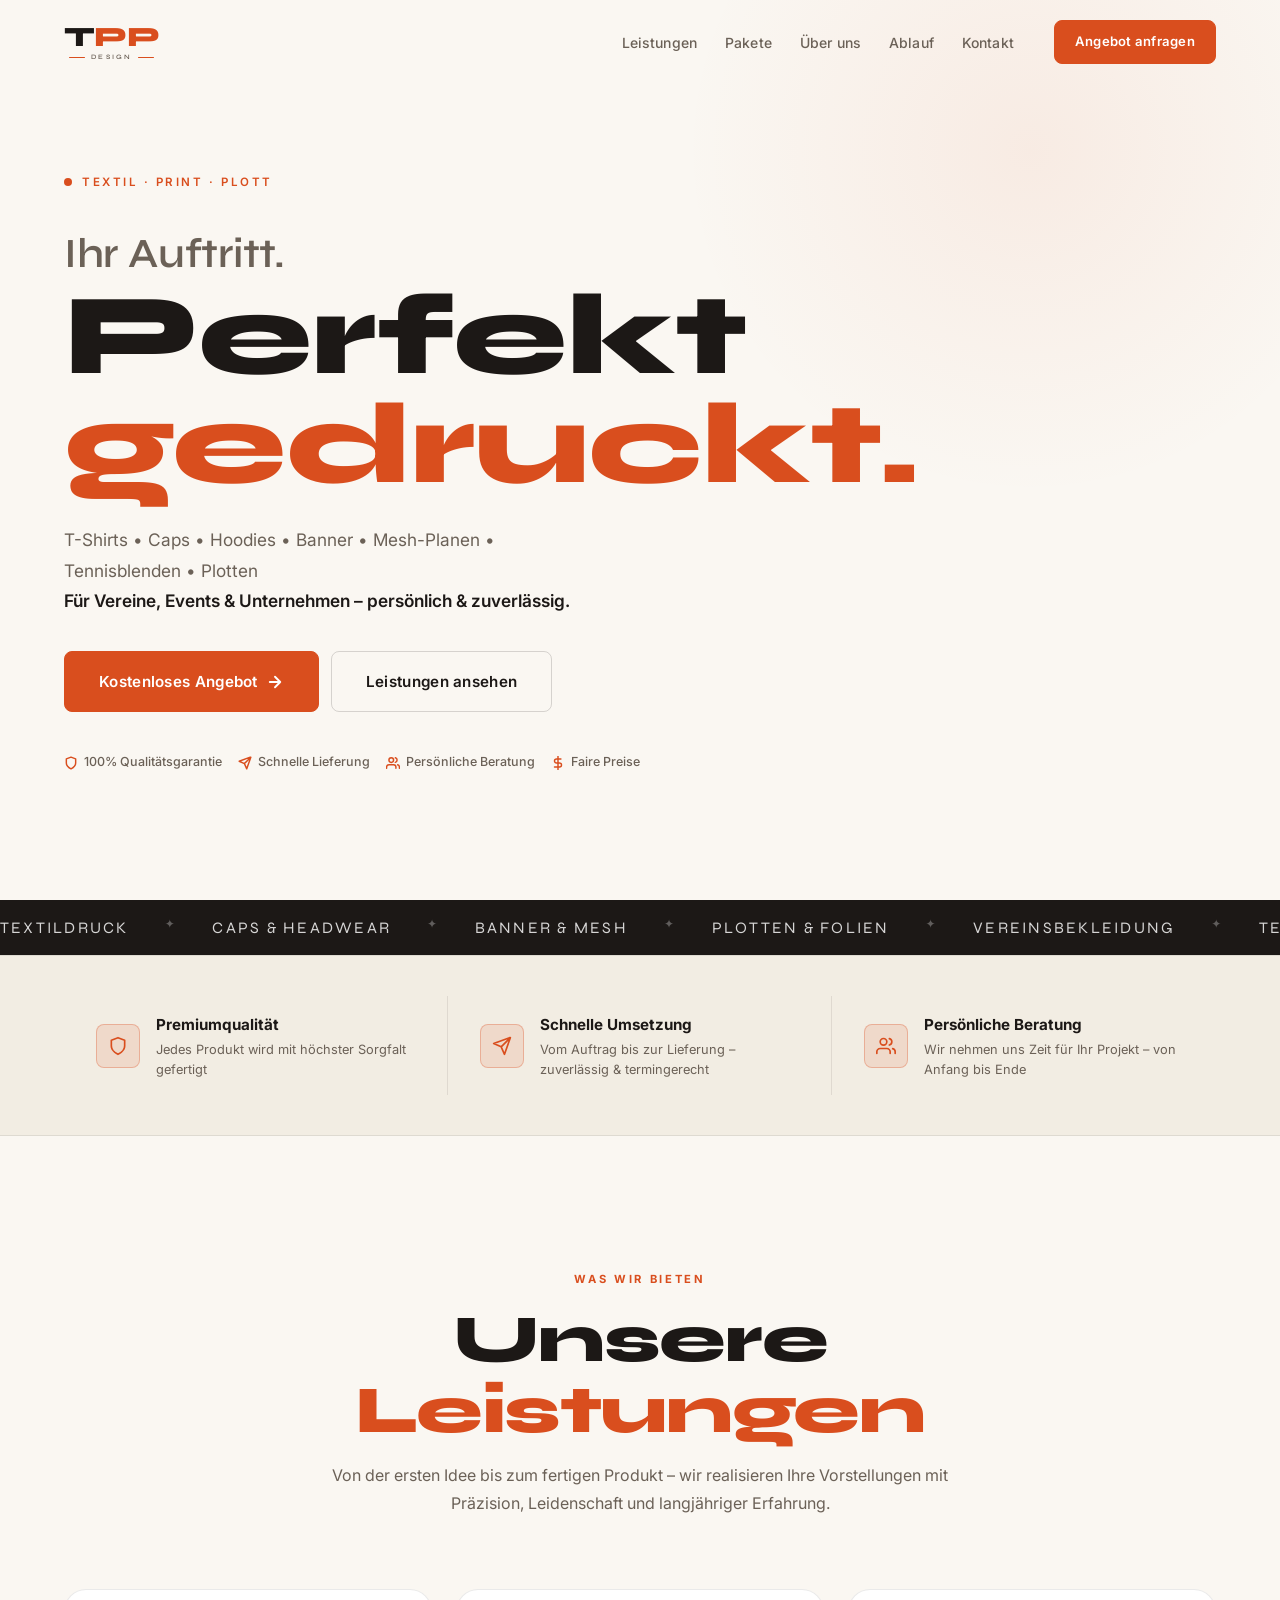
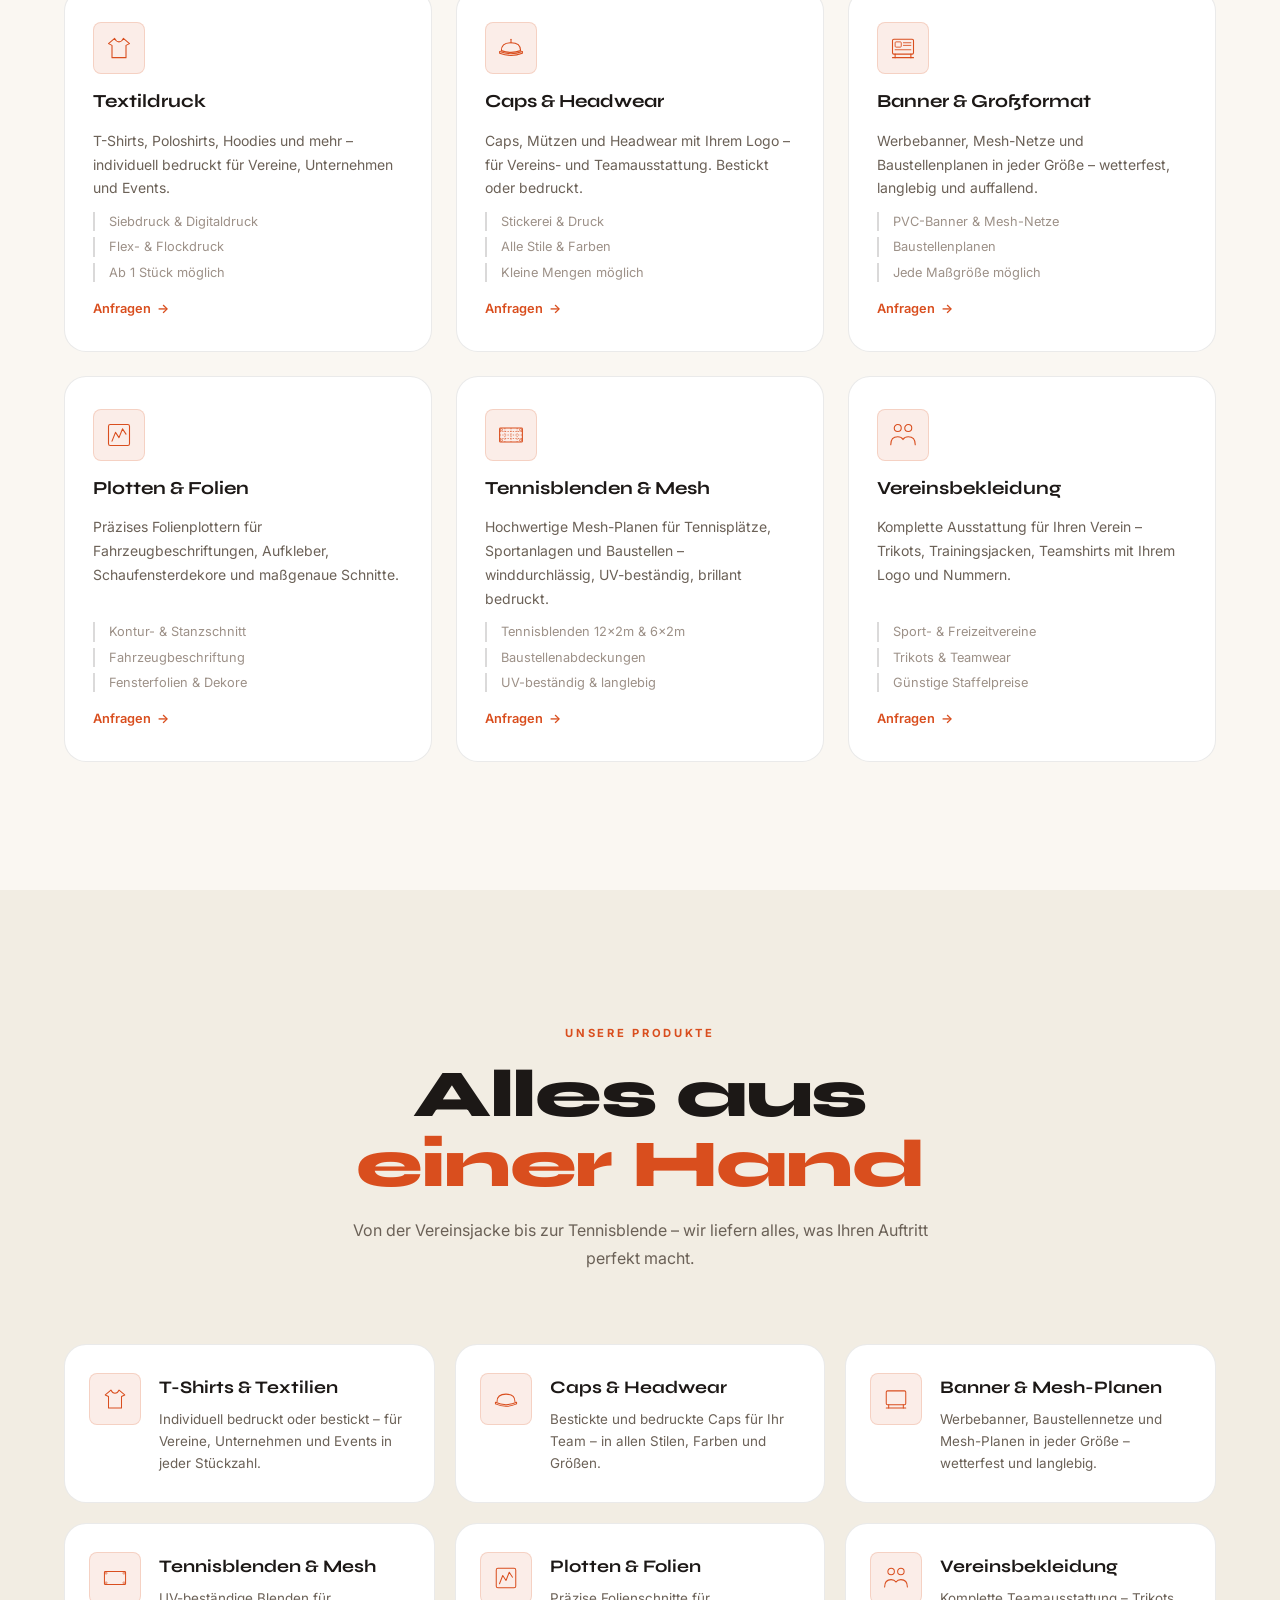
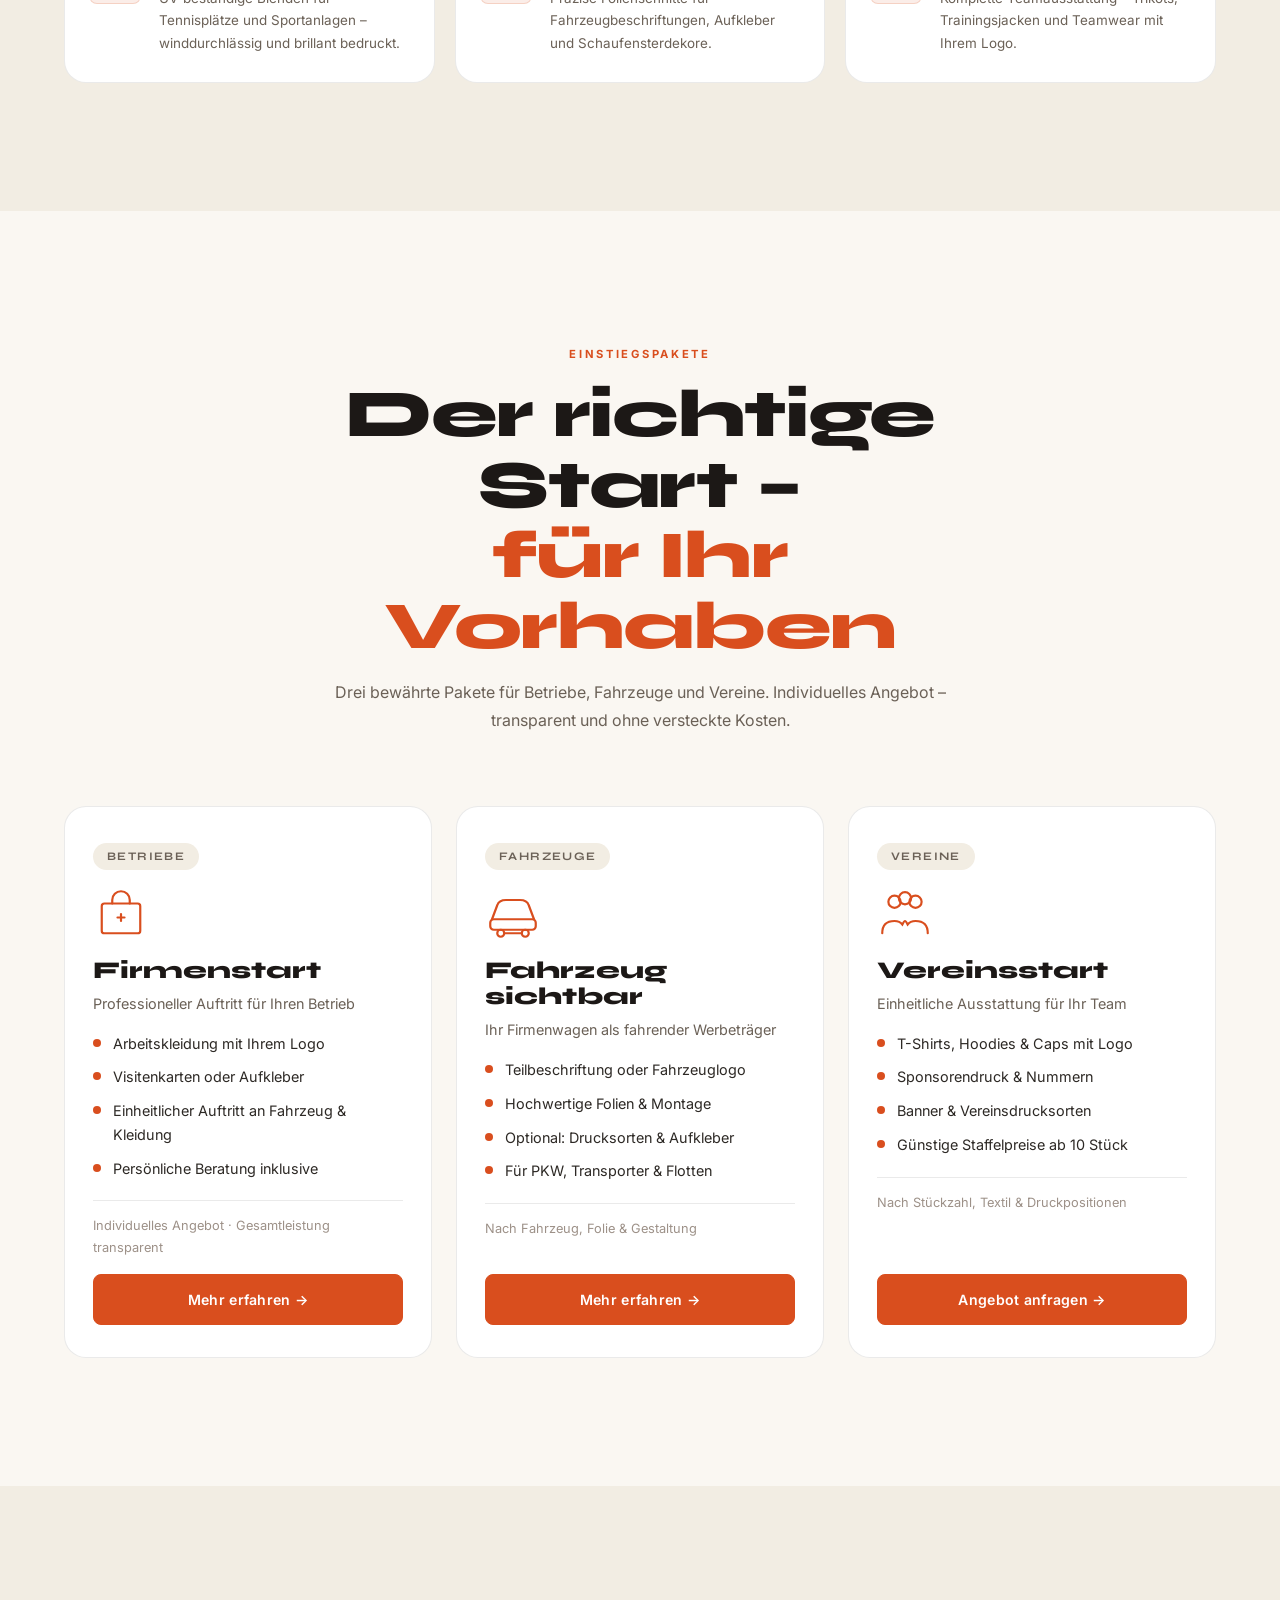
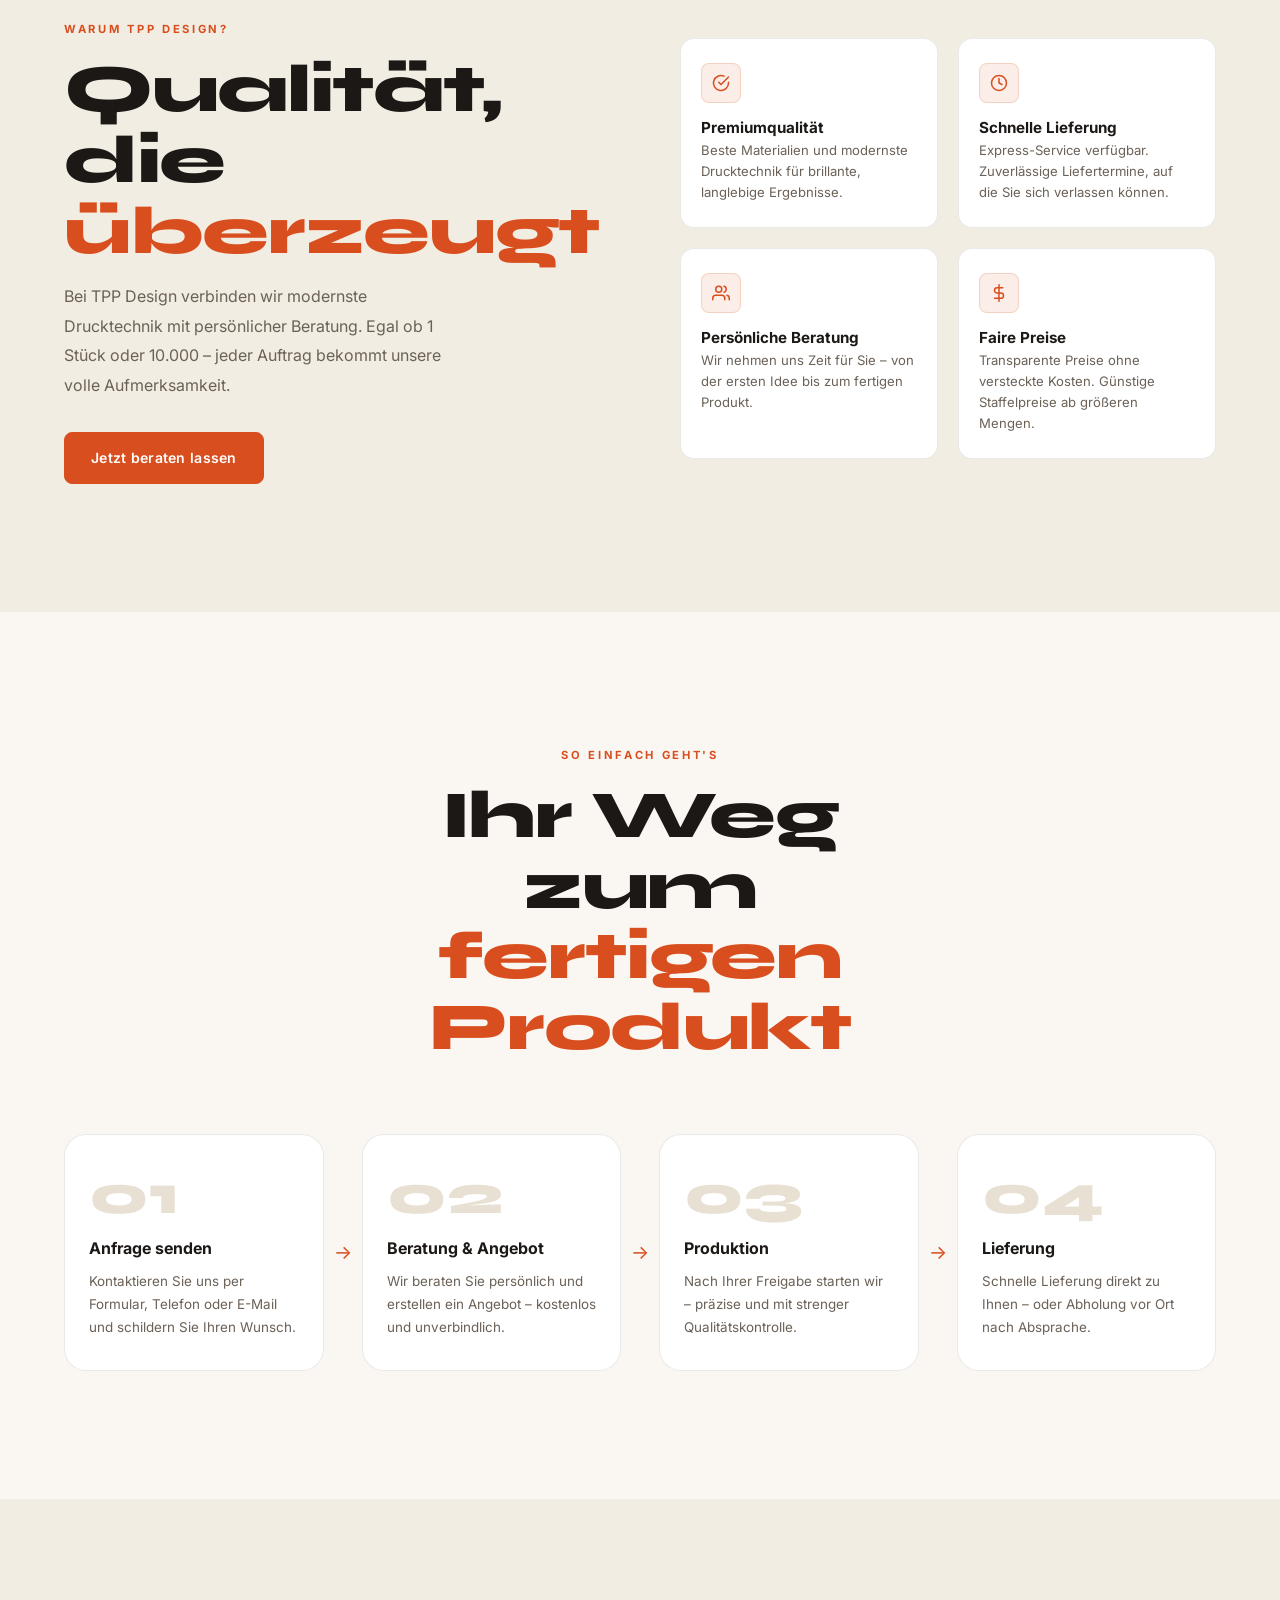
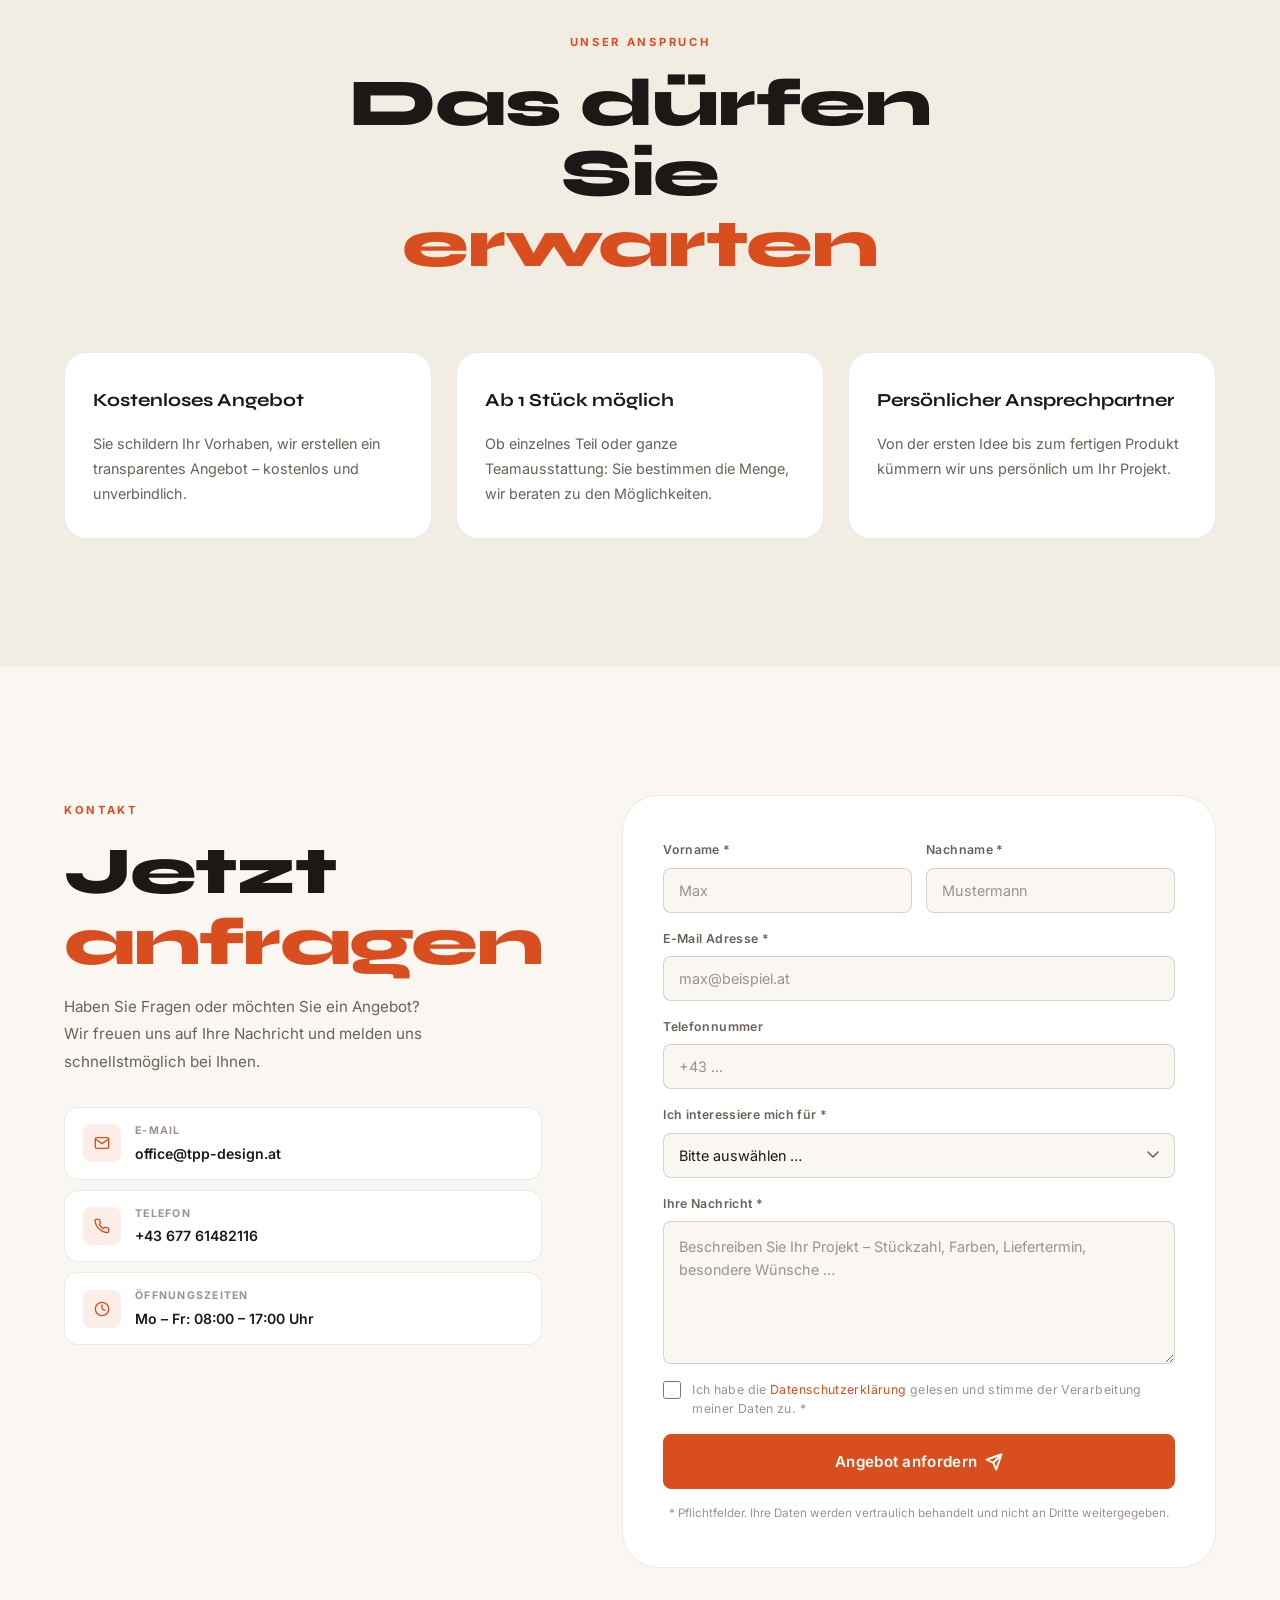
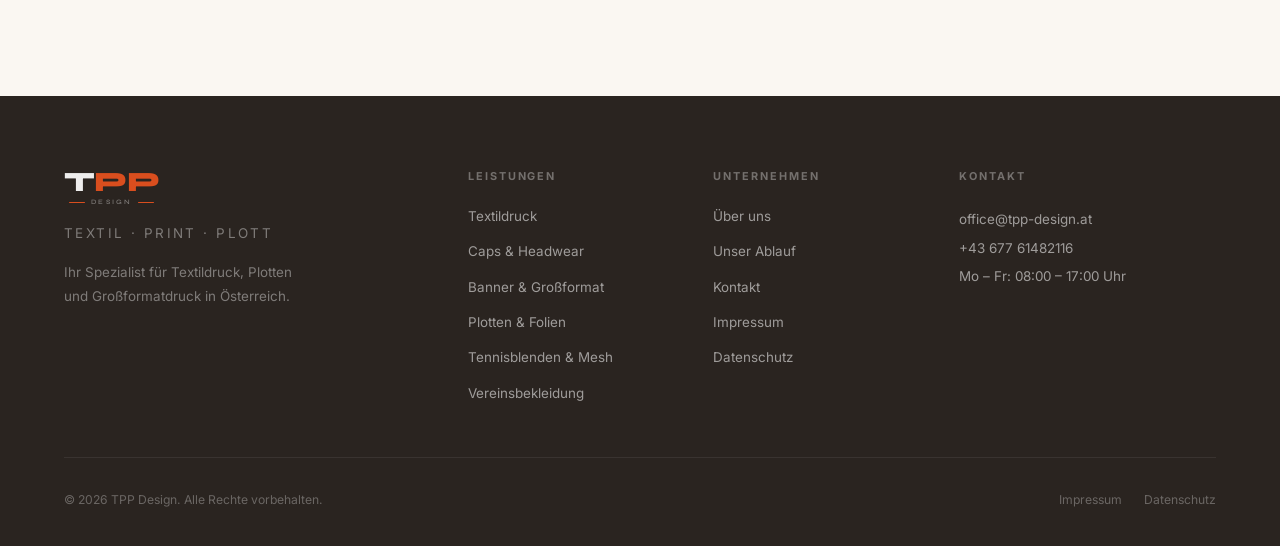
<file: index.html>
<!DOCTYPE html>
<html lang="de">
<head>
  <meta charset="UTF-8">
  <meta name="viewport" content="width=device-width, initial-scale=1.0">
  <meta name="description" content="TPP Design – Ihr Spezialist für Textildruck, Plotten & Großformatdruck in Österreich. T-Shirts, Caps, Banner, Mesh, Tennisblenden, Baustellenplanen. Kostenlose Beratung!">
  <meta name="keywords" content="Textildruck, T-Shirt bedrucken, Caps bedrucken, Plotten, Banner Druck, Mesh Plane, Tennisblenden, Vereinsbekleidung, TPP Design, Werbetechnik Österreich">
  <meta name="robots" content="index, follow">
  <meta name="theme-color" content="#D94E1E">
  <meta property="og:title" content="TPP Design – Textildruck, Plotten & Großformatdruck Österreich">
  <meta property="og:description" content="Ihr Spezialist für T-Shirts, Caps, Banner, Mesh und Planen in Österreich. Jetzt kostenloses Angebot anfordern!">
  <meta property="og:type" content="website">
  <meta property="og:url" content="https://www.tpp-design.at">
  <title>TPP Design – Textildruck · Plotten · Großformatdruck Österreich</title>
  <link rel="icon" href="data:image/svg+xml,<svg xmlns='http://www.w3.org/2000/svg' viewBox='0 0 100 100'><circle cx='50' cy='50' r='44' fill='none' stroke='%23D94E1E' stroke-width='8'/><line x1='50' y1='2' x2='50' y2='22' stroke='%23D94E1E' stroke-width='7'/><line x1='50' y1='78' x2='50' y2='98' stroke='%23D94E1E' stroke-width='7'/><line x1='2' y1='50' x2='22' y2='50' stroke='%23D94E1E' stroke-width='7'/><line x1='78' y1='50' x2='98' y2='50' stroke='%23D94E1E' stroke-width='7'/><circle cx='50' cy='50' r='14' fill='%23D94E1E'/></svg>">
  <link rel="preconnect" href="https://fonts.googleapis.com">
  <link rel="preconnect" href="https://fonts.gstatic.com" crossorigin>
  <link href="https://fonts.googleapis.com/css2?family=Syne:wght@600;700;800&family=Inter:wght@300;400;500;600&display=swap" rel="stylesheet">
  <link rel="stylesheet" href="style.css">
</head>
<body>

<!-- ═══ NAV ═══════════════════════════════════════════ -->
<nav class="nav" id="nav">
  <div class="nav__inner">
    <a href="#" class="nav__logo" aria-label="TPP Design – Startseite">
      <div class="logo-mark">
        <div class="logo-letters">
          <span class="logo-t">T</span><span class="logo-pp">PP</span>
        </div>
        <div class="logo-sub">
          <div class="logo-line"></div>
          <span class="logo-design">DESIGN</span>
          <div class="logo-line"></div>
        </div>
      </div>
    </a>
    <ul class="nav__menu" id="navMenu">
      <li><a href="#leistungen" class="nav__link">Leistungen</a></li>
      <li><a href="#pakete" class="nav__link">Pakete</a></li>
      <li><a href="#warum-tpp" class="nav__link">Über uns</a></li>
      <li><a href="#ablauf" class="nav__link">Ablauf</a></li>
      <li><a href="#kontakt" class="nav__link">Kontakt</a></li>
    </ul>
    <a href="#kontakt" class="btn btn--primary btn--sm nav__cta">Angebot anfragen</a>
    <button class="nav__toggle" id="navToggle" aria-label="Menü öffnen/schließen" aria-expanded="false">
      <span></span><span></span><span></span>
    </button>
  </div>
</nav>

<!-- ═══ HERO ══════════════════════════════════════════ -->
<section class="hero" id="hero">
  <div class="hero__inner container">

    <div class="hero__content">
      <div class="hero__eyebrow">
        <span class="eyebrow-dot"></span>
        Textil &middot; Print &middot; Plott
      </div>
      <h1 class="hero__heading">
        <span class="hl hl--top">Ihr Auftritt.</span>
        <span class="hl hl--big">Perfekt</span>
        <span class="hl hl--big hl--accent">gedruckt.</span>
      </h1>
      <p class="hero__sub">
        T-Shirts &bull; Caps &bull; Hoodies &bull; Banner &bull; Mesh-Planen &bull; Tennisblenden &bull; Plotten<br>
        <strong>Für Vereine, Events &amp; Unternehmen – persönlich &amp; zuverlässig.</strong>
      </p>
      <div class="hero__ctas">
        <a href="#kontakt" class="btn btn--primary btn--lg">
          Kostenloses Angebot
          <svg width="18" height="18" viewBox="0 0 24 24" fill="none" stroke="currentColor" stroke-width="2.5" stroke-linecap="round" stroke-linejoin="round"><path d="M5 12h14M12 5l7 7-7 7"/></svg>
        </a>
        <a href="#leistungen" class="btn btn--outline btn--lg">Leistungen ansehen</a>
      </div>
      <div class="hero__trust">
        <div class="trust-item">
          <svg viewBox="0 0 24 24" fill="none" stroke="currentColor" stroke-width="2.5" stroke-linecap="round" stroke-linejoin="round"><path d="M12 22s8-4 8-10V5l-8-3-8 3v7c0 6 8 10 8 10z"/></svg>
          100% Qualitätsgarantie
        </div>
        <div class="trust-item">
          <svg viewBox="0 0 24 24" fill="none" stroke="currentColor" stroke-width="2.5" stroke-linecap="round" stroke-linejoin="round"><path d="M22 2L11 13M22 2L15 22l-4-9-9-4 19-7z"/></svg>
          Schnelle Lieferung
        </div>
        <div class="trust-item">
          <svg viewBox="0 0 24 24" fill="none" stroke="currentColor" stroke-width="2.5" stroke-linecap="round" stroke-linejoin="round"><path d="M17 21v-2a4 4 0 0 0-4-4H5a4 4 0 0 0-4 4v2"/><circle cx="9" cy="7" r="4"/><path d="M23 21v-2a4 4 0 0 0-3-3.87M16 3.13a4 4 0 0 1 0 7.75"/></svg>
          Persönliche Beratung
        </div>
        <div class="trust-item">
          <svg viewBox="0 0 24 24" fill="none" stroke="currentColor" stroke-width="2.5" stroke-linecap="round" stroke-linejoin="round"><line x1="12" y1="1" x2="12" y2="23"/><path d="M17 5H9.5a3.5 3.5 0 0 0 0 7h5a3.5 3.5 0 0 1 0 7H6"/></svg>
          Faire Preise
        </div>
      </div>
    </div>

    <div class="hero__visual" style="display:none" aria-hidden="true"></div>

  </div>
</section>

<!-- ═══ TICKER ════════════════════════════════════════ -->
<div class="ticker" aria-hidden="true">
  <div class="ticker__inner">
    <span>TEXTILDRUCK</span><span class="tick-sep">✦</span>
    <span>CAPS &amp; HEADWEAR</span><span class="tick-sep">✦</span>
    <span>BANNER &amp; MESH</span><span class="tick-sep">✦</span>
    <span>PLOTTEN &amp; FOLIEN</span><span class="tick-sep">✦</span>
    <span>VEREINSBEKLEIDUNG</span><span class="tick-sep">✦</span>
    <span>TENNISBLENDEN</span><span class="tick-sep">✦</span>
    <span>BAUSTELLENPLANEN</span><span class="tick-sep">✦</span>
    <span>GROSSFORMATDRUCK</span><span class="tick-sep">✦</span>
    <span>TEXTILDRUCK</span><span class="tick-sep">✦</span>
    <span>CAPS &amp; HEADWEAR</span><span class="tick-sep">✦</span>
    <span>BANNER &amp; MESH</span><span class="tick-sep">✦</span>
    <span>PLOTTEN &amp; FOLIEN</span><span class="tick-sep">✦</span>
    <span>VEREINSBEKLEIDUNG</span><span class="tick-sep">✦</span>
    <span>TENNISBLENDEN</span><span class="tick-sep">✦</span>
    <span>BAUSTELLENPLANEN</span><span class="tick-sep">✦</span>
    <span>GROSSFORMATDRUCK</span><span class="tick-sep">✦</span>
  </div>
</div>

<!-- ═══ PROMISE BAR ════════════════════════════════════ -->
<div class="promise-bar">
  <div class="container">
    <div class="promise-bar__inner">
      <div class="promise-item">
        <div class="promise-item__icon">
          <svg width="20" height="20" viewBox="0 0 24 24" fill="none" stroke="currentColor" stroke-width="2" stroke-linecap="round" stroke-linejoin="round"><path d="M12 22s8-4 8-10V5l-8-3-8 3v7c0 6 8 10 8 10z"/></svg>
        </div>
        <div>
          <strong>Premiumqualität</strong>
          <span>Jedes Produkt wird mit höchster Sorgfalt gefertigt</span>
        </div>
      </div>
      <div class="promise-sep"></div>
      <div class="promise-item">
        <div class="promise-item__icon">
          <svg width="20" height="20" viewBox="0 0 24 24" fill="none" stroke="currentColor" stroke-width="2" stroke-linecap="round" stroke-linejoin="round"><path d="M22 2L11 13M22 2L15 22l-4-9-9-4 19-7z"/></svg>
        </div>
        <div>
          <strong>Schnelle Umsetzung</strong>
          <span>Vom Auftrag bis zur Lieferung – zuverlässig &amp; termingerecht</span>
        </div>
      </div>
      <div class="promise-sep"></div>
      <div class="promise-item">
        <div class="promise-item__icon">
          <svg width="20" height="20" viewBox="0 0 24 24" fill="none" stroke="currentColor" stroke-width="2" stroke-linecap="round" stroke-linejoin="round"><path d="M17 21v-2a4 4 0 0 0-4-4H5a4 4 0 0 0-4 4v2"/><circle cx="9" cy="7" r="4"/><path d="M23 21v-2a4 4 0 0 0-3-3.87M16 3.13a4 4 0 0 1 0 7.75"/></svg>
        </div>
        <div>
          <strong>Persönliche Beratung</strong>
          <span>Wir nehmen uns Zeit für Ihr Projekt – von Anfang bis Ende</span>
        </div>
      </div>
    </div>
  </div>
</div>

<!-- ═══ SERVICES ══════════════════════════════════════ -->
<section class="services section" id="leistungen">
  <div class="container">
    <header class="section-header">
      <span class="section-label">Was wir bieten</span>
      <h2 class="section-title">Unsere <em>Leistungen</em></h2>
      <p class="section-desc">Von der ersten Idee bis zum fertigen Produkt – wir realisieren Ihre Vorstellungen mit Präzision, Leidenschaft und langjähriger Erfahrung.</p>
    </header>
    <div class="services__grid">

      <article class="svc-card reveal" data-delay="0">
        <div class="svc-card__icon">
          <svg viewBox="0 0 64 64" fill="none"><path d="M22 10L8 22L16 26V54H48V26L56 22L42 10C42 10 38.5 18 32 18C25.5 18 22 10 22 10Z" stroke="currentColor" stroke-width="2.5" stroke-linejoin="round" stroke-linecap="round"/></svg>
        </div>
        <h3>Textildruck</h3>
        <p>T-Shirts, Poloshirts, Hoodies und mehr – individuell bedruckt für Vereine, Unternehmen und Events.</p>
        <ul class="svc-list">
          <li>Siebdruck &amp; Digitaldruck</li>
          <li>Flex- &amp; Flockdruck</li>
          <li>Ab 1 Stück möglich</li>
        </ul>
        <a href="#kontakt" class="svc-cta">Anfragen <span>→</span></a>
      </article>

      <article class="svc-card reveal" data-delay="60">
        <div class="svc-card__icon">
          <svg viewBox="0 0 64 64" fill="none"><path d="M10 38 Q10 20 32 20 Q54 20 54 38" stroke="currentColor" stroke-width="2.5" stroke-linecap="round"/><path d="M10 38 Q32 46 54 38" stroke="currentColor" stroke-width="2.5" stroke-linecap="round"/><path d="M6 40 Q32 50 58 40 L58 44 Q32 54 6 44 Z" stroke="currentColor" stroke-width="2.5" stroke-linejoin="round"/><line x1="32" y1="20" x2="32" y2="12" stroke="currentColor" stroke-width="2.5" stroke-linecap="round"/></svg>
        </div>
        <h3>Caps &amp; Headwear</h3>
        <p>Caps, Mützen und Headwear mit Ihrem Logo – für Vereins- und Teamausstattung. Bestickt oder bedruckt.</p>
        <ul class="svc-list">
          <li>Stickerei &amp; Druck</li>
          <li>Alle Stile &amp; Farben</li>
          <li>Kleine Mengen möglich</li>
        </ul>
        <a href="#kontakt" class="svc-cta">Anfragen <span>→</span></a>
      </article>

      <article class="svc-card reveal" data-delay="120">
        <div class="svc-card__icon">
          <svg viewBox="0 0 64 64" fill="none"><rect x="8" y="12" width="48" height="34" rx="3" stroke="currentColor" stroke-width="2.5"/><line x1="8" y1="54" x2="56" y2="54" stroke="currentColor" stroke-width="2.5" stroke-linecap="round"/><line x1="14" y1="46" x2="14" y2="54" stroke="currentColor" stroke-width="2.5" stroke-linecap="round"/><line x1="50" y1="46" x2="50" y2="54" stroke="currentColor" stroke-width="2.5" stroke-linecap="round"/><rect x="14" y="18" width="14" height="12" rx="2" stroke="currentColor" stroke-width="2"/><line x1="33" y1="20" x2="50" y2="20" stroke="currentColor" stroke-width="2" stroke-linecap="round"/><line x1="33" y1="26" x2="50" y2="26" stroke="currentColor" stroke-width="2" stroke-linecap="round"/><line x1="14" y1="36" x2="50" y2="36" stroke="currentColor" stroke-width="2" stroke-linecap="round"/></svg>
        </div>
        <h3>Banner &amp; Großformat</h3>
        <p>Werbebanner, Mesh-Netze und Baustellenplanen in jeder Größe – wetterfest, langlebig und auffallend.</p>
        <ul class="svc-list">
          <li>PVC-Banner &amp; Mesh-Netze</li>
          <li>Baustellenplanen</li>
          <li>Jede Maßgröße möglich</li>
        </ul>
        <a href="#kontakt" class="svc-cta">Anfragen <span>→</span></a>
      </article>

      <article class="svc-card reveal" data-delay="0">
        <div class="svc-card__icon">
          <svg viewBox="0 0 64 64" fill="none"><rect x="8" y="8" width="48" height="48" rx="4" stroke="currentColor" stroke-width="2.5"/><path d="M16 46 L24 26 L32 38 L40 18 L48 30" stroke="currentColor" stroke-width="2.5" stroke-linecap="round" stroke-linejoin="round"/></svg>
        </div>
        <h3>Plotten &amp; Folien</h3>
        <p>Präzises Folienplottern für Fahrzeugbeschriftungen, Aufkleber, Schaufensterdekore und maßgenaue Schnitte.</p>
        <ul class="svc-list">
          <li>Kontur- &amp; Stanzschnitt</li>
          <li>Fahrzeugbeschriftung</li>
          <li>Fensterfolien &amp; Dekore</li>
        </ul>
        <a href="#kontakt" class="svc-cta">Anfragen <span>→</span></a>
      </article>

      <article class="svc-card reveal" data-delay="60">
        <div class="svc-card__icon">
          <svg viewBox="0 0 64 64" fill="none"><rect x="6" y="16" width="52" height="32" rx="2" stroke="currentColor" stroke-width="2.5"/><line x1="6" y1="24" x2="58" y2="24" stroke="currentColor" stroke-width="1.5" stroke-dasharray="3 3"/><line x1="6" y1="32" x2="58" y2="32" stroke="currentColor" stroke-width="1.5" stroke-dasharray="3 3"/><line x1="6" y1="40" x2="58" y2="40" stroke="currentColor" stroke-width="1.5" stroke-dasharray="3 3"/><line x1="18" y1="16" x2="18" y2="48" stroke="currentColor" stroke-width="1.5" stroke-dasharray="3 3"/><line x1="32" y1="16" x2="32" y2="48" stroke="currentColor" stroke-width="1.5" stroke-dasharray="3 3"/><line x1="46" y1="16" x2="46" y2="48" stroke="currentColor" stroke-width="1.5" stroke-dasharray="3 3"/><circle cx="10" cy="20" r="2.5" stroke="currentColor" stroke-width="1.5"/><circle cx="54" cy="20" r="2.5" stroke="currentColor" stroke-width="1.5"/><circle cx="10" cy="44" r="2.5" stroke="currentColor" stroke-width="1.5"/><circle cx="54" cy="44" r="2.5" stroke="currentColor" stroke-width="1.5"/></svg>
        </div>
        <h3>Tennisblenden &amp; Mesh</h3>
        <p>Hochwertige Mesh-Planen für Tennisplätze, Sportanlagen und Baustellen – winddurchlässig, UV-beständig, brillant bedruckt.</p>
        <ul class="svc-list">
          <li>Tennisblenden 12×2m &amp; 6×2m</li>
          <li>Baustellenabdeckungen</li>
          <li>UV-beständig &amp; langlebig</li>
        </ul>
        <a href="#kontakt" class="svc-cta">Anfragen <span>→</span></a>
      </article>

      <article class="svc-card reveal" data-delay="120">
        <div class="svc-card__icon">
          <svg viewBox="0 0 64 64" fill="none"><circle cx="20" cy="16" r="8" stroke="currentColor" stroke-width="2.5"/><circle cx="44" cy="16" r="8" stroke="currentColor" stroke-width="2.5"/><path d="M4 54 Q4 36 20 36 Q28 36 32 42 Q36 36 44 36 Q60 36 60 54" stroke="currentColor" stroke-width="2.5" stroke-linecap="round"/></svg>
        </div>
        <h3>Vereinsbekleidung</h3>
        <p>Komplette Ausstattung für Ihren Verein – Trikots, Trainingsjacken, Teamshirts mit Ihrem Logo und Nummern.</p>
        <ul class="svc-list">
          <li>Sport- &amp; Freizeitvereine</li>
          <li>Trikots &amp; Teamwear</li>
          <li>Günstige Staffelpreise</li>
        </ul>
        <a href="#kontakt" class="svc-cta">Anfragen <span>→</span></a>
      </article>

    </div>
  </div>
</section>

<!-- ═══ SHOWCASE ══════════════════════════════════════ -->
<section class="showcase section" id="produkte">
  <div class="container">
    <header class="section-header">
      <span class="section-label">Unsere Produkte</span>
      <h2 class="section-title">Alles aus <em>einer Hand</em></h2>
      <p class="section-desc">Von der Vereinsjacke bis zur Tennisblende – wir liefern alles, was Ihren Auftritt perfekt macht.</p>
    </header>
    <div class="showcase__grid">

      <div class="sc-card" data-delay="0">
        <div class="sc-card__icon">
          <svg viewBox="0 0 64 64" fill="none"><path d="M22 10L8 22L16 26V54H48V26L56 22L42 10C42 10 38.5 18 32 18C25.5 18 22 10 22 10Z" stroke="currentColor" stroke-width="2.5" stroke-linejoin="round" stroke-linecap="round"/></svg>
        </div>
        <div class="sc-card__body">
          <h3>T-Shirts &amp; Textilien</h3>
          <p>Individuell bedruckt oder bestickt – für Vereine, Unternehmen und Events in jeder Stückzahl.</p>
        </div>
      </div>

      <div class="sc-card" data-delay="60">
        <div class="sc-card__icon">
          <svg viewBox="0 0 64 64" fill="none"><path d="M10 38 Q10 20 32 20 Q54 20 54 38" stroke="currentColor" stroke-width="2.5" stroke-linecap="round"/><path d="M6 40 Q32 52 58 40 L58 44 Q32 56 6 44 Z" stroke="currentColor" stroke-width="2.5" stroke-linejoin="round"/></svg>
        </div>
        <div class="sc-card__body">
          <h3>Caps &amp; Headwear</h3>
          <p>Bestickte und bedruckte Caps für Ihr Team – in allen Stilen, Farben und Größen.</p>
        </div>
      </div>

      <div class="sc-card" data-delay="120">
        <div class="sc-card__icon">
          <svg viewBox="0 0 64 64" fill="none"><rect x="8" y="12" width="48" height="34" rx="3" stroke="currentColor" stroke-width="2.5"/><line x1="8" y1="54" x2="56" y2="54" stroke="currentColor" stroke-width="2.5" stroke-linecap="round"/><line x1="14" y1="46" x2="14" y2="54" stroke="currentColor" stroke-width="2.5" stroke-linecap="round"/><line x1="50" y1="46" x2="50" y2="54" stroke="currentColor" stroke-width="2.5" stroke-linecap="round"/></svg>
        </div>
        <div class="sc-card__body">
          <h3>Banner &amp; Mesh-Planen</h3>
          <p>Werbebanner, Baustellennetze und Mesh-Planen in jeder Größe – wetterfest und langlebig.</p>
        </div>
      </div>

      <div class="sc-card" data-delay="0">
        <div class="sc-card__icon">
          <svg viewBox="0 0 64 64" fill="none"><rect x="6" y="16" width="52" height="32" rx="2" stroke="currentColor" stroke-width="2.5"/><circle cx="10" cy="20" r="2.5" stroke="currentColor" stroke-width="1.5"/><circle cx="54" cy="20" r="2.5" stroke="currentColor" stroke-width="1.5"/><circle cx="10" cy="44" r="2.5" stroke="currentColor" stroke-width="1.5"/><circle cx="54" cy="44" r="2.5" stroke="currentColor" stroke-width="1.5"/></svg>
        </div>
        <div class="sc-card__body">
          <h3>Tennisblenden &amp; Mesh</h3>
          <p>UV-beständige Blenden für Tennisplätze und Sportanlagen – winddurchlässig und brillant bedruckt.</p>
        </div>
      </div>

      <div class="sc-card" data-delay="60">
        <div class="sc-card__icon">
          <svg viewBox="0 0 64 64" fill="none"><rect x="8" y="8" width="48" height="48" rx="4" stroke="currentColor" stroke-width="2.5"/><path d="M16 46 L24 26 L32 38 L40 18 L48 30" stroke="currentColor" stroke-width="2.5" stroke-linecap="round" stroke-linejoin="round"/></svg>
        </div>
        <div class="sc-card__body">
          <h3>Plotten &amp; Folien</h3>
          <p>Präzise Folienschnitte für Fahrzeugbeschriftungen, Aufkleber und Schaufensterdekore.</p>
        </div>
      </div>

      <div class="sc-card" data-delay="120">
        <div class="sc-card__icon">
          <svg viewBox="0 0 64 64" fill="none"><circle cx="20" cy="16" r="8" stroke="currentColor" stroke-width="2.5"/><circle cx="44" cy="16" r="8" stroke="currentColor" stroke-width="2.5"/><path d="M4 54 Q4 36 20 36 Q28 36 32 42 Q36 36 44 36 Q60 36 60 54" stroke="currentColor" stroke-width="2.5" stroke-linecap="round"/></svg>
        </div>
        <div class="sc-card__body">
          <h3>Vereinsbekleidung</h3>
          <p>Komplette Teamausstattung – Trikots, Trainingsjacken und Teamwear mit Ihrem Logo.</p>
        </div>
      </div>

    </div>
  </div>
</section>

<!-- ═══ PAKETE ══════════════════════════════════════════ -->
<section class="pakete section" id="pakete">
  <div class="container">
    <header class="section-header">
      <span class="section-label">Einstiegspakete</span>
      <h2 class="section-title">Der richtige Start –<br><em>für Ihr Vorhaben</em></h2>
      <p class="section-desc">Drei bewährte Pakete für Betriebe, Fahrzeuge und Vereine. Individuelles Angebot – transparent und ohne versteckte Kosten.</p>
    </header>
    <div class="pakete__grid">

      <div class="paket-card reveal" data-delay="0">
        <div class="paket-card__badge">Betriebe</div>
        <div class="paket-card__icon">
          <svg viewBox="0 0 64 64" fill="none"><rect x="10" y="20" width="44" height="34" rx="3" stroke="currentColor" stroke-width="2.5"/><path d="M22 20V16a10 10 0 0 1 20 0v4" stroke="currentColor" stroke-width="2.5" stroke-linecap="round"/><line x1="32" y1="32" x2="32" y2="40" stroke="currentColor" stroke-width="2.5" stroke-linecap="round"/><line x1="28" y1="36" x2="36" y2="36" stroke="currentColor" stroke-width="2.5" stroke-linecap="round"/></svg>
        </div>
        <h3>Firmenstart</h3>
        <p class="paket-card__sub">Professioneller Auftritt für Ihren Betrieb</p>
        <ul class="paket-list">
          <li>Arbeitskleidung mit Ihrem Logo</li>
          <li>Visitenkarten oder Aufkleber</li>
          <li>Einheitlicher Auftritt an Fahrzeug &amp; Kleidung</li>
          <li>Persönliche Beratung inklusive</li>
        </ul>
        <p class="paket-card__note">Individuelles Angebot · Gesamtleistung transparent</p>
        <a href="arbeitsbekleidung.html" class="btn btn--primary paket-cta">Mehr erfahren →</a>
      </div>

      <div class="paket-card reveal" data-delay="80">
        <div class="paket-card__badge">Fahrzeuge</div>
        <div class="paket-card__icon">
          <svg viewBox="0 0 64 64" fill="none"><path d="M8 38 L14 22 Q16 16 24 16 L40 16 Q48 16 50 22 L56 38" stroke="currentColor" stroke-width="2.5" stroke-linecap="round" stroke-linejoin="round"/><rect x="6" y="38" width="52" height="12" rx="4" stroke="currentColor" stroke-width="2.5"/><circle cx="18" cy="54" r="4" stroke="currentColor" stroke-width="2.5"/><circle cx="46" cy="54" r="4" stroke="currentColor" stroke-width="2.5"/><line x1="22" y1="54" x2="42" y2="54" stroke="currentColor" stroke-width="2.5" stroke-linecap="round"/></svg>
        </div>
        <h3>Fahrzeug sichtbar</h3>
        <p class="paket-card__sub">Ihr Firmenwagen als fahrender Werbeträger</p>
        <ul class="paket-list">
          <li>Teilbeschriftung oder Fahrzeuglogo</li>
          <li>Hochwertige Folien &amp; Montage</li>
          <li>Optional: Drucksorten &amp; Aufkleber</li>
          <li>Für PKW, Transporter &amp; Flotten</li>
        </ul>
        <p class="paket-card__note">Nach Fahrzeug, Folie &amp; Gestaltung</p>
        <a href="fahrzeugbeschriftung.html" class="btn btn--primary paket-cta">Mehr erfahren →</a>
      </div>

      <div class="paket-card reveal" data-delay="160">
        <div class="paket-card__badge">Vereine</div>
        <div class="paket-card__icon">
          <svg viewBox="0 0 64 64" fill="none"><circle cx="20" cy="18" r="7" stroke="currentColor" stroke-width="2.5"/><circle cx="44" cy="18" r="7" stroke="currentColor" stroke-width="2.5"/><circle cx="32" cy="14" r="7" stroke="currentColor" stroke-width="2.5"/><path d="M6 54 Q6 40 20 40 Q26 40 29 44 Q31 40 32 40 Q33 40 35 44 Q38 40 44 40 Q58 40 58 54" stroke="currentColor" stroke-width="2.5" stroke-linecap="round"/></svg>
        </div>
        <h3>Vereinsstart</h3>
        <p class="paket-card__sub">Einheitliche Ausstattung für Ihr Team</p>
        <ul class="paket-list">
          <li>T-Shirts, Hoodies &amp; Caps mit Logo</li>
          <li>Sponsorendruck &amp; Nummern</li>
          <li>Banner &amp; Vereinsdrucksorten</li>
          <li>Günstige Staffelpreise ab 10 Stück</li>
        </ul>
        <p class="paket-card__note">Nach Stückzahl, Textil &amp; Druckpositionen</p>
        <a href="#kontakt" class="btn btn--primary paket-cta" data-service="verein">Angebot anfragen →</a>
      </div>

    </div>
  </div>
</section>

<!-- ═══ WHY TPP ════════════════════════════════════════ -->
<section class="why section" id="warum-tpp">
  <div class="container">
    <div class="why__inner">
      <div class="why__left reveal">
        <span class="section-label">Warum TPP Design?</span>
        <h2 class="section-title">Qualität, die<br><em>überzeugt</em></h2>
        <p>Bei TPP Design verbinden wir modernste Drucktechnik mit persönlicher Beratung. Egal ob 1 Stück oder 10.000 – jeder Auftrag bekommt unsere volle Aufmerksamkeit.</p>
        <a href="#kontakt" class="btn btn--primary" style="margin-top:2rem">Jetzt beraten lassen</a>
      </div>
      <div class="why__features">
        <div class="feature reveal" data-delay="0">
          <div class="feature__icon"><svg viewBox="0 0 24 24" fill="none" stroke="currentColor" stroke-width="2" stroke-linecap="round" stroke-linejoin="round"><path d="M22 11.08V12a10 10 0 1 1-5.93-9.14"/><polyline points="22 4 12 14.01 9 11.01"/></svg></div>
          <div><h4>Premiumqualität</h4><p>Beste Materialien und modernste Drucktechnik für brillante, langlebige Ergebnisse.</p></div>
        </div>
        <div class="feature reveal" data-delay="80">
          <div class="feature__icon"><svg viewBox="0 0 24 24" fill="none" stroke="currentColor" stroke-width="2" stroke-linecap="round" stroke-linejoin="round"><circle cx="12" cy="12" r="10"/><polyline points="12 6 12 12 16 14"/></svg></div>
          <div><h4>Schnelle Lieferung</h4><p>Express-Service verfügbar. Zuverlässige Liefertermine, auf die Sie sich verlassen können.</p></div>
        </div>
        <div class="feature reveal" data-delay="160">
          <div class="feature__icon"><svg viewBox="0 0 24 24" fill="none" stroke="currentColor" stroke-width="2" stroke-linecap="round" stroke-linejoin="round"><path d="M17 21v-2a4 4 0 0 0-4-4H5a4 4 0 0 0-4 4v2"/><circle cx="9" cy="7" r="4"/><path d="M23 21v-2a4 4 0 0 0-3-3.87M16 3.13a4 4 0 0 1 0 7.75"/></svg></div>
          <div><h4>Persönliche Beratung</h4><p>Wir nehmen uns Zeit für Sie – von der ersten Idee bis zum fertigen Produkt.</p></div>
        </div>
        <div class="feature reveal" data-delay="240">
          <div class="feature__icon"><svg viewBox="0 0 24 24" fill="none" stroke="currentColor" stroke-width="2" stroke-linecap="round" stroke-linejoin="round"><line x1="12" y1="1" x2="12" y2="23"/><path d="M17 5H9.5a3.5 3.5 0 0 0 0 7h5a3.5 3.5 0 0 1 0 7H6"/></svg></div>
          <div><h4>Faire Preise</h4><p>Transparente Preise ohne versteckte Kosten. Günstige Staffelpreise ab größeren Mengen.</p></div>
        </div>
      </div>
    </div>
  </div>
</section>

<!-- ═══ PROCESS ════════════════════════════════════════ -->
<section class="process section" id="ablauf">
  <div class="container">
    <header class="section-header">
      <span class="section-label">So einfach geht's</span>
      <h2 class="section-title">Ihr Weg zum <em>fertigen Produkt</em></h2>
    </header>
    <div class="process__steps">
      <div class="pstep reveal" data-delay="0">
        <div class="pstep__num">01</div>
        <h3>Anfrage senden</h3>
        <p>Kontaktieren Sie uns per Formular, Telefon oder E-Mail und schildern Sie Ihren Wunsch.</p>
      </div>
      <div class="pstep-arrow reveal" data-delay="50" aria-hidden="true">→</div>
      <div class="pstep reveal" data-delay="100">
        <div class="pstep__num">02</div>
        <h3>Beratung &amp; Angebot</h3>
        <p>Wir beraten Sie persönlich und erstellen ein Angebot – kostenlos und unverbindlich.</p>
      </div>
      <div class="pstep-arrow reveal" data-delay="150" aria-hidden="true">→</div>
      <div class="pstep reveal" data-delay="200">
        <div class="pstep__num">03</div>
        <h3>Produktion</h3>
        <p>Nach Ihrer Freigabe starten wir – präzise und mit strenger Qualitätskontrolle.</p>
      </div>
      <div class="pstep-arrow reveal" data-delay="250" aria-hidden="true">→</div>
      <div class="pstep reveal" data-delay="300">
        <div class="pstep__num">04</div>
        <h3>Lieferung</h3>
        <p>Schnelle Lieferung direkt zu Ihnen – oder Abholung vor Ort nach Absprache.</p>
      </div>
    </div>
  </div>
</section>

<!-- ═══ ZUSAGEN ═══════════════════════════════════════ -->
<section class="testi-section section">
  <div class="container">
    <header class="section-header">
      <span class="section-label">Unser Anspruch</span>
      <h2 class="section-title">Das dürfen Sie <em>erwarten</em></h2>
    </header>
    <div class="testi__grid">
      <div class="testi-card reveal" data-delay="0">
        <h3>Kostenloses Angebot</h3>
        <p>Sie schildern Ihr Vorhaben, wir erstellen ein transparentes Angebot – kostenlos und unverbindlich.</p>
      </div>
      <div class="testi-card reveal" data-delay="80">
        <h3>Ab 1 Stück möglich</h3>
        <p>Ob einzelnes Teil oder ganze Teamausstattung: Sie bestimmen die Menge, wir beraten zu den Möglichkeiten.</p>
      </div>
      <div class="testi-card reveal" data-delay="160">
        <h3>Persönlicher Ansprechpartner</h3>
        <p>Von der ersten Idee bis zum fertigen Produkt kümmern wir uns persönlich um Ihr Projekt.</p>
      </div>
    </div>
  </div>
</section>

<!-- ═══ CONTACT ════════════════════════════════════════ -->
<section class="contact section" id="kontakt">
  <div class="container">
    <div class="contact__inner">
      <div class="contact__info reveal">
        <span class="section-label">Kontakt</span>
        <h2 class="section-title">Jetzt <em>anfragen</em></h2>
        <p>Haben Sie Fragen oder möchten Sie ein Angebot? Wir freuen uns auf Ihre Nachricht und melden uns schnellstmöglich bei Ihnen.</p>
        <div class="contact-details">
          <a href="mailto:office@tpp-design.at" class="cdetail">
            <div class="cd-icon"><svg viewBox="0 0 24 24" fill="none" stroke="currentColor" stroke-width="2" stroke-linecap="round" stroke-linejoin="round"><path d="M4 4h16c1.1 0 2 .9 2 2v12c0 1.1-.9 2-2 2H4c-1.1 0-2-.9-2-2V6c0-1.1.9-2 2-2z"/><polyline points="22,6 12,13 2,6"/></svg></div>
            <div><span class="cd-label">E-Mail</span><span class="cd-value">office@tpp-design.at</span></div>
          </a>
          <a href="tel:+4367761482116" class="cdetail" id="phoneLink">
            <div class="cd-icon"><svg viewBox="0 0 24 24" fill="none" stroke="currentColor" stroke-width="2" stroke-linecap="round" stroke-linejoin="round"><path d="M22 16.92v3a2 2 0 0 1-2.18 2 19.79 19.79 0 0 1-8.63-3.07A19.5 19.5 0 0 1 4.69 13a19.79 19.79 0 0 1-3.07-8.67A2 2 0 0 1 3.6 2h3a2 2 0 0 1 2 1.72c.127.96.361 1.903.7 2.81a2 2 0 0 1-.45 2.11L8.09 9.91a16 16 0 0 0 6 6l1.27-1.27a2 2 0 0 1 2.11-.45c.907.339 1.85.573 2.81.7A2 2 0 0 1 22 16.92z"/></svg></div>
            <div><span class="cd-label">Telefon</span><span class="cd-value">+43 677 61482116</span></div>
          </a>
          <div class="cdetail">
            <div class="cd-icon"><svg viewBox="0 0 24 24" fill="none" stroke="currentColor" stroke-width="2" stroke-linecap="round" stroke-linejoin="round"><circle cx="12" cy="12" r="10"/><polyline points="12 6 12 12 16 14"/></svg></div>
            <div><span class="cd-label">Öffnungszeiten</span><span class="cd-value">Mo – Fr: 08:00 – 17:00 Uhr</span></div>
          </div>
        </div>
      </div>
      <form class="contact-form reveal" id="contactForm" action="https://formspree.io/f/xredvnyn" method="POST" novalidate>
        <input type="hidden" name="_subject" value="Neue Anfrage – TPP Design">
        <div class="form-row">
          <div class="form-group"><label for="fname">Vorname *</label><input type="text" id="fname" name="Vorname" placeholder="Max" autocomplete="given-name" required></div>
          <div class="form-group"><label for="lname">Nachname *</label><input type="text" id="lname" name="Nachname" placeholder="Mustermann" autocomplete="family-name" required></div>
        </div>
        <div class="form-group"><label for="email">E-Mail Adresse *</label><input type="email" id="email" name="E-Mail" placeholder="max@beispiel.at" autocomplete="email" required></div>
        <div class="form-group"><label for="phone">Telefonnummer</label><input type="tel" id="phone" name="Telefon" placeholder="+43 ..." autocomplete="tel"></div>
        <div class="form-group">
          <label for="service">Ich interessiere mich für *</label>
          <select id="service" name="Interesse" required>
            <option value="" disabled selected>Bitte auswählen …</option>
            <option value="textildruck">Textildruck (T-Shirts, Hoodies …)</option>
            <option value="caps">Caps &amp; Headwear</option>
            <option value="banner">Banner &amp; Großformatdruck</option>
            <option value="plottern">Plotten &amp; Folien</option>
            <option value="tennis">Tennisblenden &amp; Mesh</option>
            <option value="verein">Vereinsbekleidung</option>
            <option value="werbemittel">Werbemittel &amp; Drucksachen</option>
            <option value="sonstiges">Sonstiges</option>
          </select>
        </div>
        <div class="form-group"><label for="message">Ihre Nachricht *</label><textarea id="message" name="Nachricht" rows="5" placeholder="Beschreiben Sie Ihr Projekt – Stückzahl, Farben, Liefertermin, besondere Wünsche …" required></textarea></div>
        <div class="form-group form-group--check">
          <input type="checkbox" id="privacy" name="Datenschutz" required>
          <label for="privacy">Ich habe die <a href="/datenschutz.html" target="_blank" rel="noopener" onclick="event.stopPropagation()">Datenschutzerklärung</a> gelesen und stimme der Verarbeitung meiner Daten zu. *</label>
        </div>
        <button type="submit" class="btn btn--primary btn--lg btn--full" id="submitBtn">
          <span id="btnText">Angebot anfordern</span>
          <svg width="18" height="18" viewBox="0 0 24 24" fill="none" stroke="currentColor" stroke-width="2.5" stroke-linecap="round" stroke-linejoin="round"><path d="M22 2L11 13M22 2L15 22l-4-9-9-4 19-7z"/></svg>
        </button>
        <p class="form-note">* Pflichtfelder. Ihre Daten werden vertraulich behandelt und nicht an Dritte weitergegeben.</p>
      </form>
      <div class="form-success" id="formSuccess" hidden>
        <div class="form-success__icon">
          <svg width="28" height="28" viewBox="0 0 24 24" fill="none" stroke="currentColor" stroke-width="2.5" stroke-linecap="round" stroke-linejoin="round"><polyline points="20 6 9 17 4 12"/></svg>
        </div>
        <strong>Danke für Ihre Anfrage!</strong>
        <p>Wir melden uns innerhalb von 1–2 Werktagen bei Ihnen. Bis bald!</p>
      </div>
    </div>
  </div>
</section>

<!-- ═══ FOOTER ════════════════════════════════════════ -->
<footer class="footer">
  <div class="container">
    <div class="footer__top">
      <div class="footer__brand">
        <a href="#" class="nav__logo" aria-label="TPP Design">
          <div class="logo-mark">
            <div class="logo-letters">
              <span class="logo-t">T</span><span class="logo-pp">PP</span>
            </div>
            <div class="logo-sub">
              <div class="logo-line"></div>
              <span class="logo-design">DESIGN</span>
              <div class="logo-line"></div>
            </div>
          </div>
        </a>
        <p class="footer__abbr">Textil &middot; Print &middot; Plott</p>
        <p>Ihr Spezialist für Textildruck, Plotten und Großformatdruck in Österreich.</p>
      </div>
      <div class="footer__col">
        <h4>Leistungen</h4>
        <ul>
          <li><a href="#leistungen">Textildruck</a></li>
          <li><a href="#leistungen">Caps &amp; Headwear</a></li>
          <li><a href="#leistungen">Banner &amp; Großformat</a></li>
          <li><a href="#leistungen">Plotten &amp; Folien</a></li>
          <li><a href="#leistungen">Tennisblenden &amp; Mesh</a></li>
          <li><a href="#leistungen">Vereinsbekleidung</a></li>
        </ul>
      </div>
      <div class="footer__col">
        <h4>Unternehmen</h4>
        <ul>
          <li><a href="#warum-tpp">Über uns</a></li>
          <li><a href="#ablauf">Unser Ablauf</a></li>
          <li><a href="#kontakt">Kontakt</a></li>
          <li><a href="/impressum.html">Impressum</a></li>
          <li><a href="/datenschutz.html">Datenschutz</a></li>
        </ul>
      </div>
      <div class="footer__col footer__contact-col">
        <h4>Kontakt</h4>
        <a href="mailto:office@tpp-design.at">office@tpp-design.at</a>
        <a href="tel:+4367761482116">+43 677 61482116</a>
        <p>Mo – Fr: 08:00 – 17:00 Uhr</p>
      </div>
    </div>
    <div class="footer__bottom">
      <p>© <span id="year"></span> TPP Design. Alle Rechte vorbehalten.</p>
      <div class="footer__legal">
        <a href="/impressum.html">Impressum</a>
        <a href="/datenschutz.html">Datenschutz</a>
      </div>
    </div>
  </div>
</footer>

<script src="script.js"></script>
</body>
</html>
</file>
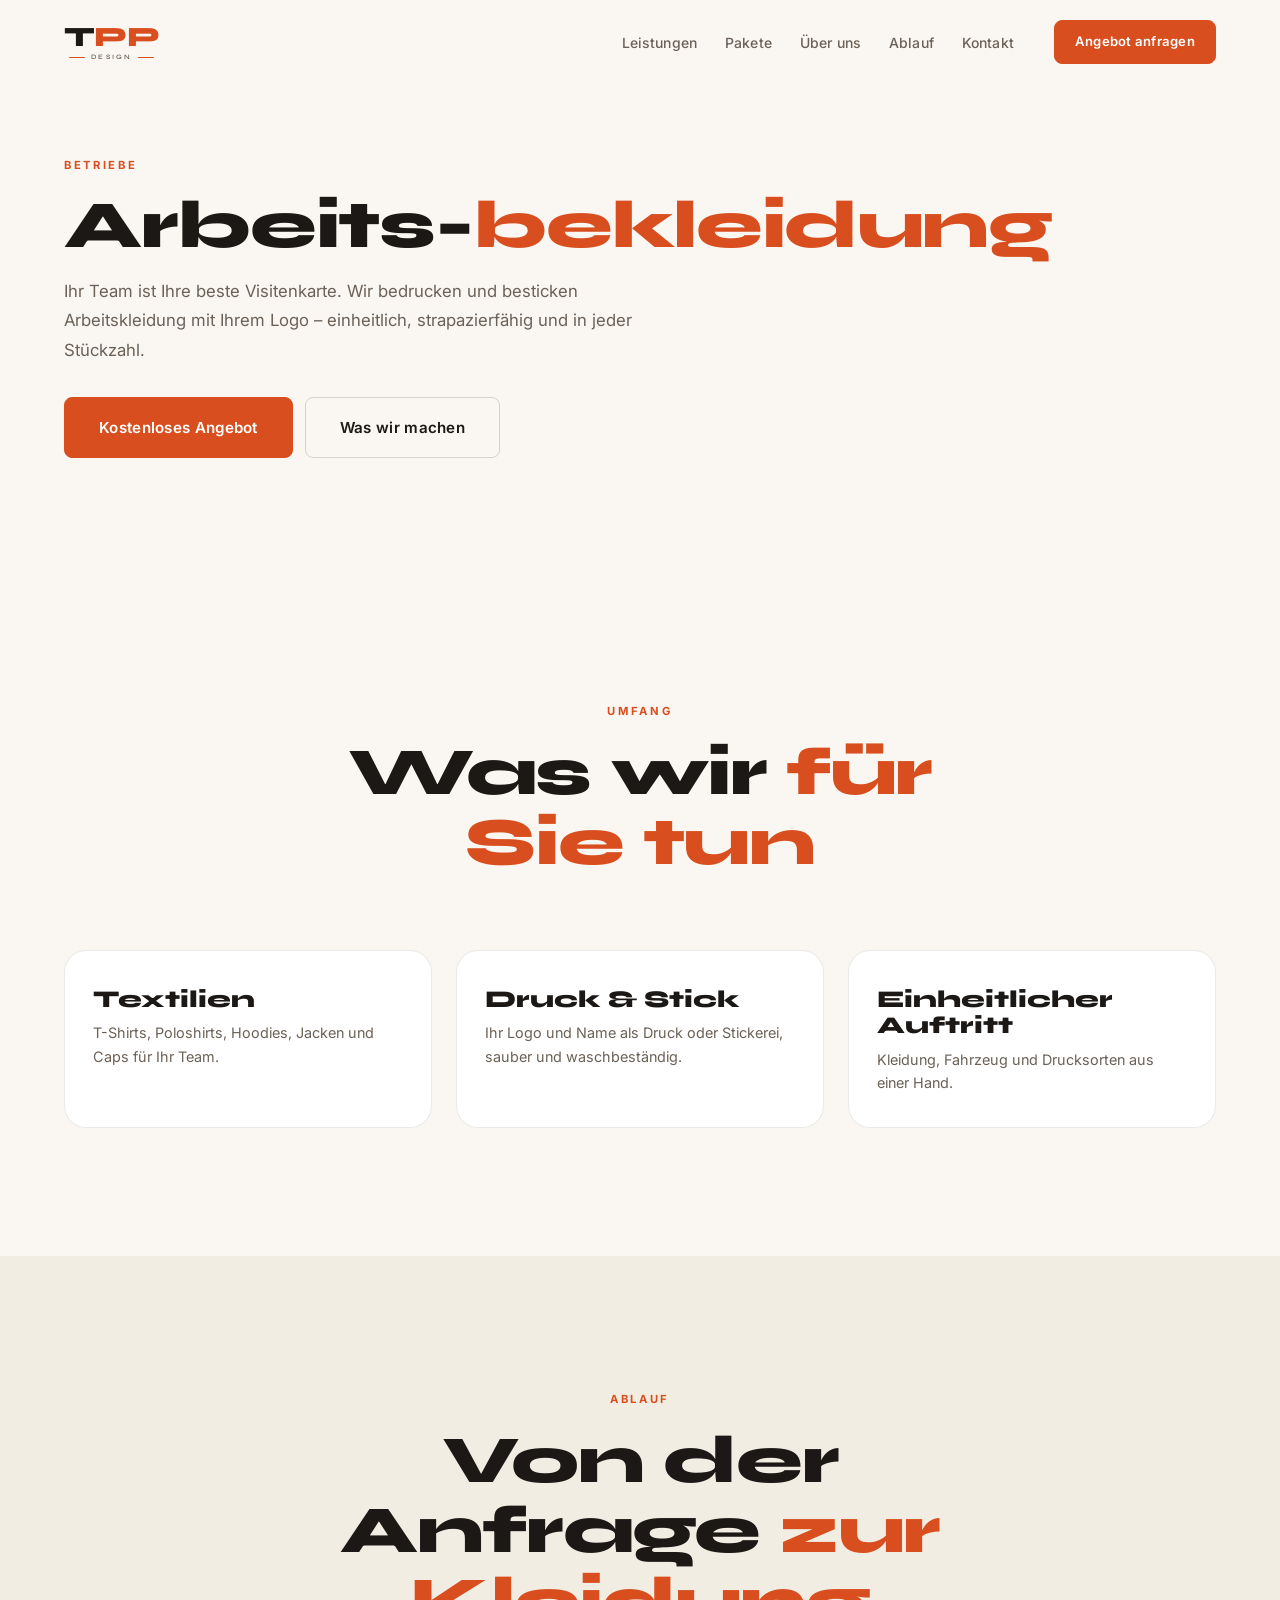
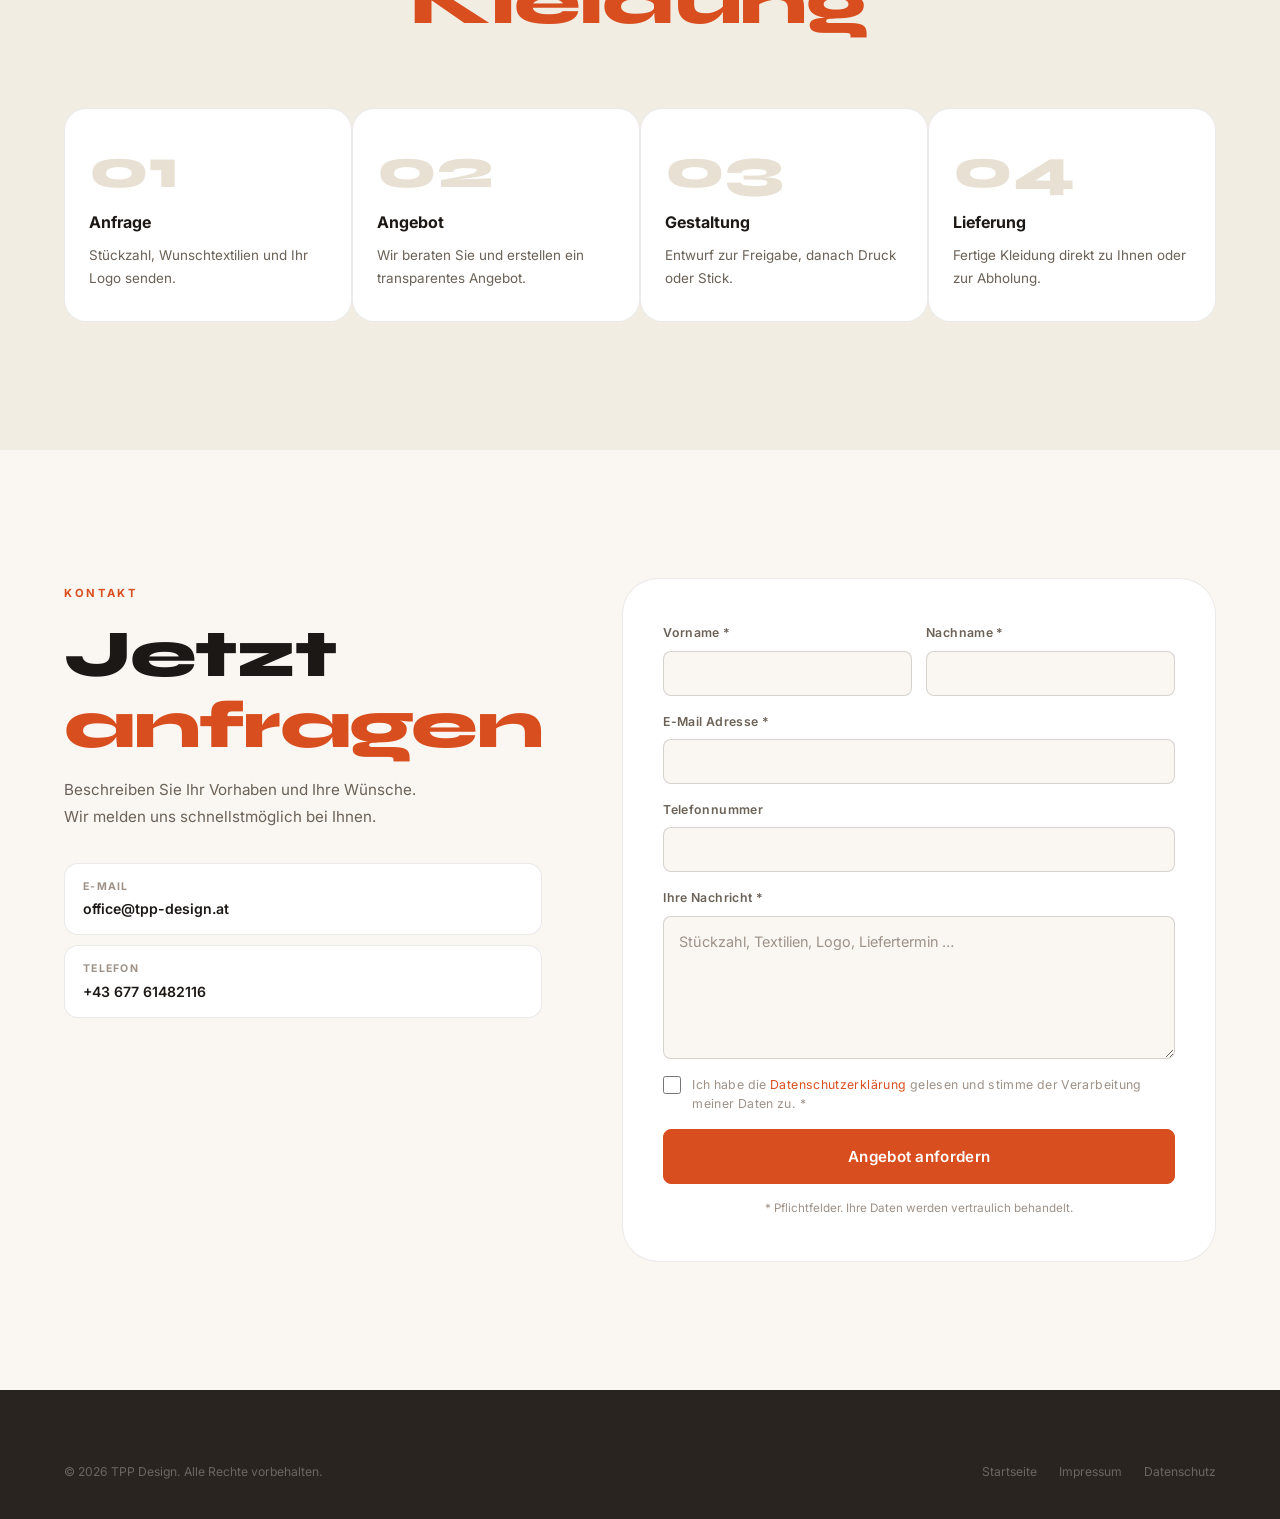
<file: arbeitsbekleidung.html>
<!DOCTYPE html>
<html lang="de">
<head>
  <meta charset="UTF-8">
  <meta name="viewport" content="width=device-width, initial-scale=1.0">
  <meta name="description" content="Arbeitsbekleidung mit Logo: T-Shirts, Polos, Hoodies, Jacken und Caps bedruckt oder bestickt für Betriebe und Teams. Kostenloses Angebot von TPP Design.">
  <meta name="robots" content="index, follow">
  <meta name="theme-color" content="#D94E1E">
  <title>Arbeitsbekleidung – TPP Design</title>
  <link rel="preconnect" href="https://fonts.googleapis.com">
  <link rel="preconnect" href="https://fonts.gstatic.com" crossorigin>
  <link href="https://fonts.googleapis.com/css2?family=Syne:wght@600;700;800&family=Inter:wght@300;400;500;600&display=swap" rel="stylesheet">
  <link rel="stylesheet" href="style.css">
</head>
<body>

<nav class="nav scrolled" id="nav">
  <div class="nav__inner">
    <a href="index.html" class="nav__logo" aria-label="TPP Design – Startseite">
      <div class="logo-mark">
        <div class="logo-letters"><span class="logo-t">T</span><span class="logo-pp">PP</span></div>
        <div class="logo-sub"><div class="logo-line"></div><span class="logo-design">DESIGN</span><div class="logo-line"></div></div>
      </div>
    </a>
    <ul class="nav__menu" id="navMenu">
      <li><a href="index.html#leistungen" class="nav__link">Leistungen</a></li>
      <li><a href="index.html#pakete" class="nav__link">Pakete</a></li>
      <li><a href="index.html#warum-tpp" class="nav__link">Über uns</a></li>
      <li><a href="index.html#ablauf" class="nav__link">Ablauf</a></li>
      <li><a href="#kontakt" class="nav__link">Kontakt</a></li>
    </ul>
    <a href="#kontakt" class="btn btn--primary btn--sm nav__cta">Angebot anfragen</a>
    <button class="nav__toggle" id="navToggle" aria-label="Menü öffnen/schließen" aria-expanded="false">
      <span></span><span></span><span></span>
    </button>
  </div>
</nav>

<section class="page-hero">
  <div class="container">
    <span class="section-label">Betriebe</span>
    <h1 class="section-title">Arbeits-<em>bekleidung</em></h1>
    <p class="page-hero__lead">Ihr Team ist Ihre beste Visitenkarte. Wir bedrucken und besticken Arbeitskleidung mit Ihrem Logo – einheitlich, strapazierfähig und in jeder Stückzahl.</p>
    <div class="hero__ctas">
      <a href="#kontakt" class="btn btn--primary btn--lg">Kostenloses Angebot</a>
      <a href="#umfang" class="btn btn--outline btn--lg">Was wir machen</a>
    </div>
  </div>
</section>

<section class="section" id="umfang">
  <div class="container">
    <header class="section-header">
      <span class="section-label">Umfang</span>
      <h2 class="section-title">Was wir <em>für Sie tun</em></h2>
    </header>
    <div class="leist-grid">
      <div class="paket-card reveal"><h3>Textilien</h3><p class="paket-card__sub">T-Shirts, Poloshirts, Hoodies, Jacken und Caps für Ihr Team.</p></div>
      <div class="paket-card reveal" data-delay="80"><h3>Druck &amp; Stick</h3><p class="paket-card__sub">Ihr Logo und Name als Druck oder Stickerei, sauber und waschbeständig.</p></div>
      <div class="paket-card reveal" data-delay="160"><h3>Einheitlicher Auftritt</h3><p class="paket-card__sub">Kleidung, Fahrzeug und Drucksorten aus einer Hand.</p></div>
    </div>
  </div>
</section>

<section class="section why" id="ablauf">
  <div class="container">
    <header class="section-header">
      <span class="section-label">Ablauf</span>
      <h2 class="section-title">Von der Anfrage <em>zur Kleidung</em></h2>
    </header>
    <div class="process__steps">
      <div class="pstep"><div class="pstep__num">01</div><h3>Anfrage</h3><p>Stückzahl, Wunschtextilien und Ihr Logo senden.</p></div>
      <div class="pstep"><div class="pstep__num">02</div><h3>Angebot</h3><p>Wir beraten Sie und erstellen ein transparentes Angebot.</p></div>
      <div class="pstep"><div class="pstep__num">03</div><h3>Gestaltung</h3><p>Entwurf zur Freigabe, danach Druck oder Stick.</p></div>
      <div class="pstep"><div class="pstep__num">04</div><h3>Lieferung</h3><p>Fertige Kleidung direkt zu Ihnen oder zur Abholung.</p></div>
    </div>
  </div>
</section>

<section class="contact section" id="kontakt">
  <div class="container">
    <div class="contact__inner">
      <div class="contact__info">
        <span class="section-label">Kontakt</span>
        <h2 class="section-title">Jetzt <em>anfragen</em></h2>
        <p>Beschreiben Sie Ihr Vorhaben und Ihre Wünsche. Wir melden uns schnellstmöglich bei Ihnen.</p>
        <div class="contact-details">
          <a href="mailto:office@tpp-design.at" class="cdetail"><div><span class="cd-label">E-Mail</span><span class="cd-value">office@tpp-design.at</span></div></a>
          <a href="tel:+4367761482116" class="cdetail"><div><span class="cd-label">Telefon</span><span class="cd-value">+43 677 61482116</span></div></a>
        </div>
      </div>
      <form class="contact-form" id="contactForm" action="https://formspree.io/f/xredvnyn" method="POST" novalidate>
        <input type="hidden" name="_subject" value="Neue Anfrage Arbeitsbekleidung – TPP Design">
        <input type="hidden" id="service" name="Interesse" value="Arbeitsbekleidung">
        <div class="form-row">
          <div class="form-group"><label for="fname">Vorname *</label><input type="text" id="fname" name="Vorname" autocomplete="given-name" required></div>
          <div class="form-group"><label for="lname">Nachname *</label><input type="text" id="lname" name="Nachname" autocomplete="family-name" required></div>
        </div>
        <div class="form-group"><label for="email">E-Mail Adresse *</label><input type="email" id="email" name="E-Mail" autocomplete="email" required></div>
        <div class="form-group"><label for="phone">Telefonnummer</label><input type="tel" id="phone" name="Telefon" autocomplete="tel"></div>
        <div class="form-group"><label for="message">Ihre Nachricht *</label><textarea id="message" name="Nachricht" rows="5" placeholder="Stückzahl, Textilien, Logo, Liefertermin …" required></textarea></div>
        <div class="form-group form-group--check">
          <input type="checkbox" id="privacy" name="Datenschutz" required>
          <label for="privacy">Ich habe die <a href="/datenschutz.html" target="_blank" rel="noopener">Datenschutzerklärung</a> gelesen und stimme der Verarbeitung meiner Daten zu. *</label>
        </div>
        <button type="submit" class="btn btn--primary btn--lg btn--full" id="submitBtn"><span id="btnText">Angebot anfordern</span></button>
        <p class="form-note">* Pflichtfelder. Ihre Daten werden vertraulich behandelt.</p>
      </form>
      <div class="form-success" id="formSuccess" hidden>
        <strong>Danke für Ihre Anfrage!</strong>
        <p>Wir melden uns innerhalb von 1–2 Werktagen bei Ihnen.</p>
      </div>
    </div>
  </div>
</section>

<footer class="footer">
  <div class="container">
    <div class="footer__bottom">
      <p>© <span id="year"></span> TPP Design. Alle Rechte vorbehalten.</p>
      <div class="footer__legal">
        <a href="index.html">Startseite</a>
        <a href="/impressum.html">Impressum</a>
        <a href="/datenschutz.html">Datenschutz</a>
      </div>
    </div>
  </div>
</footer>

<script src="script.js"></script>
</body>
</html>
</file>
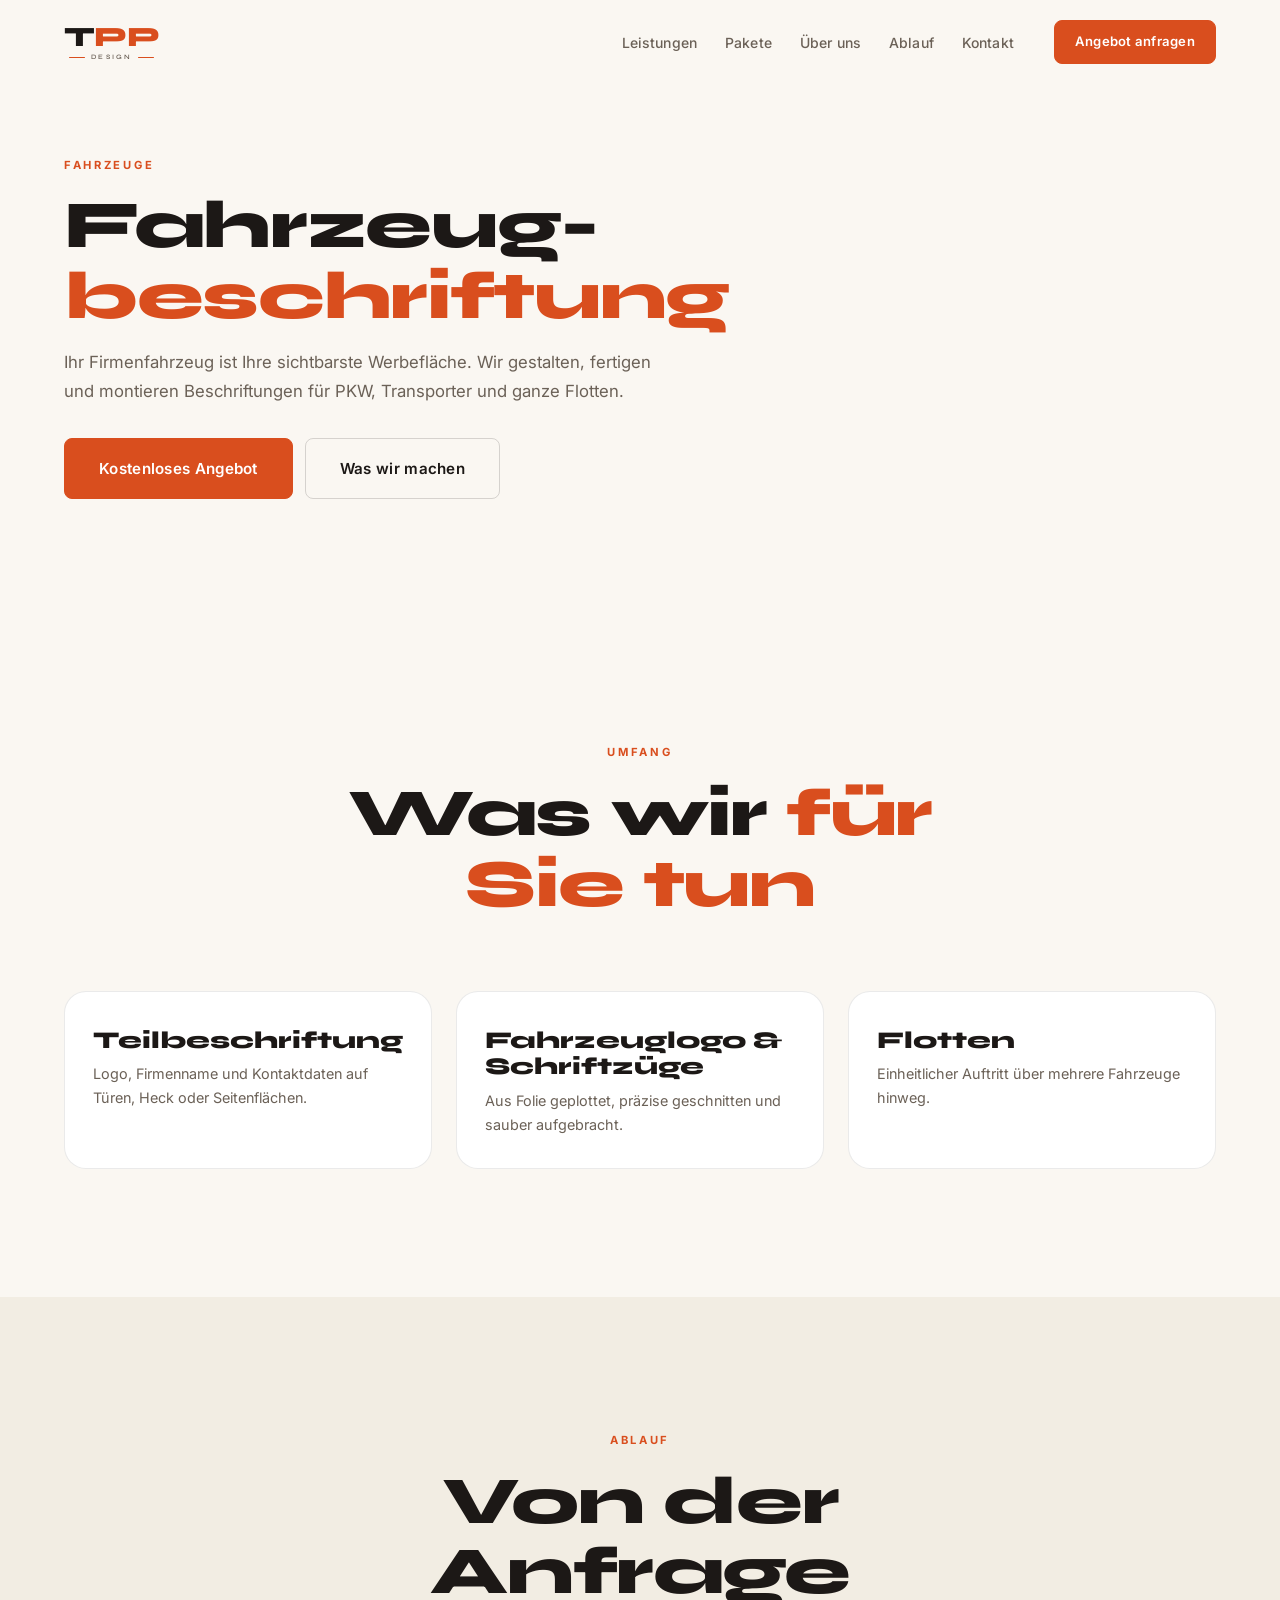
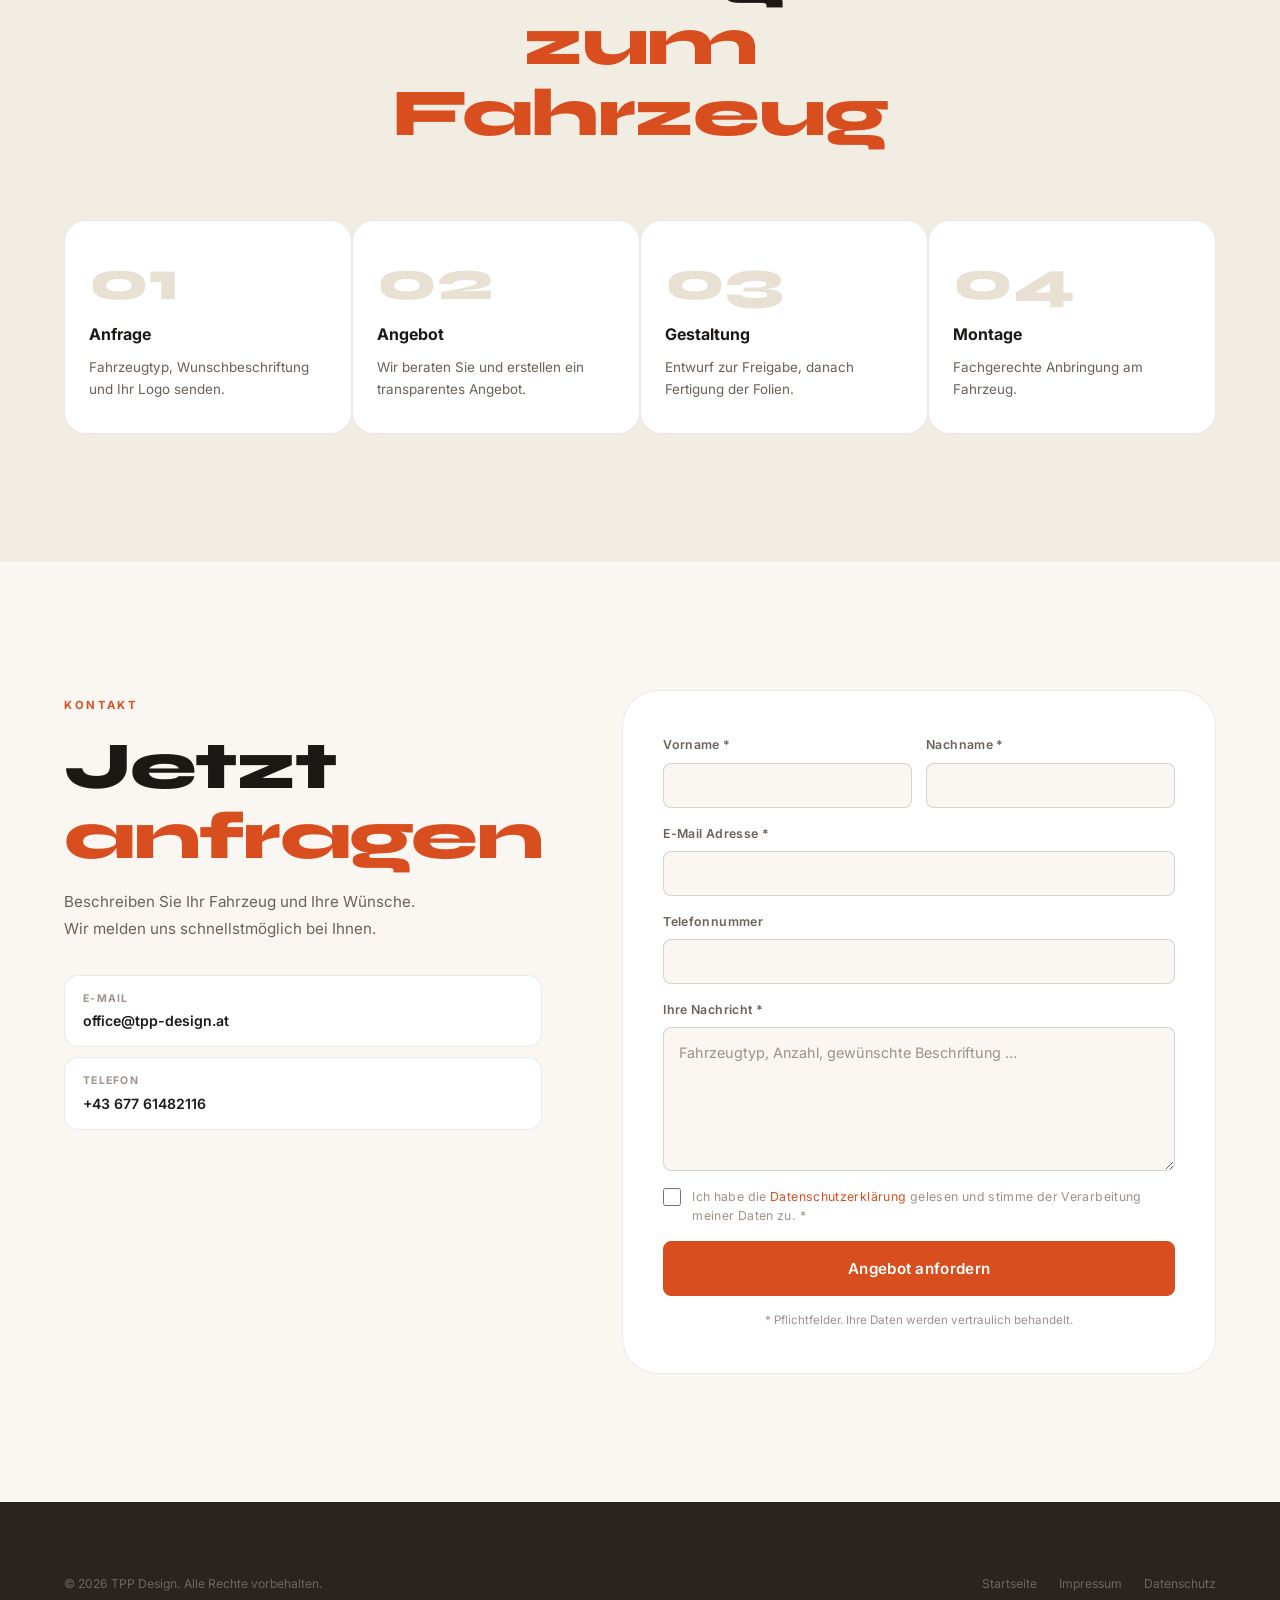
<file: fahrzeugbeschriftung.html>
<!DOCTYPE html>
<html lang="de">
<head>
  <meta charset="UTF-8">
  <meta name="viewport" content="width=device-width, initial-scale=1.0">
  <meta name="description" content="Fahrzeugbeschriftung in Wien und Österreich: Teilbeschriftung, Fahrzeuglogo und Folierung für PKW, Transporter und Flotten. Kostenloses Angebot von TPP Design.">
  <meta name="robots" content="index, follow">
  <meta name="theme-color" content="#D94E1E">
  <title>Fahrzeugbeschriftung – TPP Design</title>
  <link rel="preconnect" href="https://fonts.googleapis.com">
  <link rel="preconnect" href="https://fonts.gstatic.com" crossorigin>
  <link href="https://fonts.googleapis.com/css2?family=Syne:wght@600;700;800&family=Inter:wght@300;400;500;600&display=swap" rel="stylesheet">
  <link rel="stylesheet" href="style.css">
</head>
<body>

<nav class="nav scrolled" id="nav">
  <div class="nav__inner">
    <a href="index.html" class="nav__logo" aria-label="TPP Design – Startseite">
      <div class="logo-mark">
        <div class="logo-letters"><span class="logo-t">T</span><span class="logo-pp">PP</span></div>
        <div class="logo-sub"><div class="logo-line"></div><span class="logo-design">DESIGN</span><div class="logo-line"></div></div>
      </div>
    </a>
    <ul class="nav__menu" id="navMenu">
      <li><a href="index.html#leistungen" class="nav__link">Leistungen</a></li>
      <li><a href="index.html#pakete" class="nav__link">Pakete</a></li>
      <li><a href="index.html#warum-tpp" class="nav__link">Über uns</a></li>
      <li><a href="index.html#ablauf" class="nav__link">Ablauf</a></li>
      <li><a href="#kontakt" class="nav__link">Kontakt</a></li>
    </ul>
    <a href="#kontakt" class="btn btn--primary btn--sm nav__cta">Angebot anfragen</a>
    <button class="nav__toggle" id="navToggle" aria-label="Menü öffnen/schließen" aria-expanded="false">
      <span></span><span></span><span></span>
    </button>
  </div>
</nav>

<section class="page-hero">
  <div class="container">
    <span class="section-label">Fahrzeuge</span>
    <h1 class="section-title">Fahrzeug-<em>beschriftung</em></h1>
    <p class="page-hero__lead">Ihr Firmenfahrzeug ist Ihre sichtbarste Werbefläche. Wir gestalten, fertigen und montieren Beschriftungen für PKW, Transporter und ganze Flotten.</p>
    <div class="hero__ctas">
      <a href="#kontakt" class="btn btn--primary btn--lg">Kostenloses Angebot</a>
      <a href="#umfang" class="btn btn--outline btn--lg">Was wir machen</a>
    </div>
  </div>
</section>

<section class="section" id="umfang">
  <div class="container">
    <header class="section-header">
      <span class="section-label">Umfang</span>
      <h2 class="section-title">Was wir <em>für Sie tun</em></h2>
    </header>
    <div class="leist-grid">
      <div class="paket-card reveal"><h3>Teilbeschriftung</h3><p class="paket-card__sub">Logo, Firmenname und Kontaktdaten auf Türen, Heck oder Seitenflächen.</p></div>
      <div class="paket-card reveal" data-delay="80"><h3>Fahrzeuglogo &amp; Schriftzüge</h3><p class="paket-card__sub">Aus Folie geplottet, präzise geschnitten und sauber aufgebracht.</p></div>
      <div class="paket-card reveal" data-delay="160"><h3>Flotten</h3><p class="paket-card__sub">Einheitlicher Auftritt über mehrere Fahrzeuge hinweg.</p></div>
    </div>
  </div>
</section>

<section class="section why" id="ablauf">
  <div class="container">
    <header class="section-header">
      <span class="section-label">Ablauf</span>
      <h2 class="section-title">Von der Anfrage <em>zum Fahrzeug</em></h2>
    </header>
    <div class="process__steps">
      <div class="pstep"><div class="pstep__num">01</div><h3>Anfrage</h3><p>Fahrzeugtyp, Wunschbeschriftung und Ihr Logo senden.</p></div>
      <div class="pstep"><div class="pstep__num">02</div><h3>Angebot</h3><p>Wir beraten Sie und erstellen ein transparentes Angebot.</p></div>
      <div class="pstep"><div class="pstep__num">03</div><h3>Gestaltung</h3><p>Entwurf zur Freigabe, danach Fertigung der Folien.</p></div>
      <div class="pstep"><div class="pstep__num">04</div><h3>Montage</h3><p>Fachgerechte Anbringung am Fahrzeug.</p></div>
    </div>
  </div>
</section>

<section class="contact section" id="kontakt">
  <div class="container">
    <div class="contact__inner">
      <div class="contact__info">
        <span class="section-label">Kontakt</span>
        <h2 class="section-title">Jetzt <em>anfragen</em></h2>
        <p>Beschreiben Sie Ihr Fahrzeug und Ihre Wünsche. Wir melden uns schnellstmöglich bei Ihnen.</p>
        <div class="contact-details">
          <a href="mailto:office@tpp-design.at" class="cdetail"><div><span class="cd-label">E-Mail</span><span class="cd-value">office@tpp-design.at</span></div></a>
          <a href="tel:+4367761482116" class="cdetail"><div><span class="cd-label">Telefon</span><span class="cd-value">+43 677 61482116</span></div></a>
        </div>
      </div>
      <form class="contact-form" id="contactForm" action="https://formspree.io/f/xredvnyn" method="POST" novalidate>
        <input type="hidden" name="_subject" value="Neue Anfrage Fahrzeugbeschriftung – TPP Design">
        <input type="hidden" id="service" name="Interesse" value="Fahrzeugbeschriftung">
        <div class="form-row">
          <div class="form-group"><label for="fname">Vorname *</label><input type="text" id="fname" name="Vorname" autocomplete="given-name" required></div>
          <div class="form-group"><label for="lname">Nachname *</label><input type="text" id="lname" name="Nachname" autocomplete="family-name" required></div>
        </div>
        <div class="form-group"><label for="email">E-Mail Adresse *</label><input type="email" id="email" name="E-Mail" autocomplete="email" required></div>
        <div class="form-group"><label for="phone">Telefonnummer</label><input type="tel" id="phone" name="Telefon" autocomplete="tel"></div>
        <div class="form-group"><label for="message">Ihre Nachricht *</label><textarea id="message" name="Nachricht" rows="5" placeholder="Fahrzeugtyp, Anzahl, gewünschte Beschriftung …" required></textarea></div>
        <div class="form-group form-group--check">
          <input type="checkbox" id="privacy" name="Datenschutz" required>
          <label for="privacy">Ich habe die <a href="/datenschutz.html" target="_blank" rel="noopener">Datenschutzerklärung</a> gelesen und stimme der Verarbeitung meiner Daten zu. *</label>
        </div>
        <button type="submit" class="btn btn--primary btn--lg btn--full" id="submitBtn"><span id="btnText">Angebot anfordern</span></button>
        <p class="form-note">* Pflichtfelder. Ihre Daten werden vertraulich behandelt.</p>
      </form>
      <div class="form-success" id="formSuccess" hidden>
        <strong>Danke für Ihre Anfrage!</strong>
        <p>Wir melden uns innerhalb von 1–2 Werktagen bei Ihnen.</p>
      </div>
    </div>
  </div>
</section>

<footer class="footer">
  <div class="container">
    <div class="footer__bottom">
      <p>© <span id="year"></span> TPP Design. Alle Rechte vorbehalten.</p>
      <div class="footer__legal">
        <a href="index.html">Startseite</a>
        <a href="/impressum.html">Impressum</a>
        <a href="/datenschutz.html">Datenschutz</a>
      </div>
    </div>
  </div>
</footer>

<script src="script.js"></script>
</body>
</html>
</file>
<file: style.css>
/* ═══════════════════════════════════════════════
   TPP DESIGN — Stylesheet v2  (Warm & Professional)
   Textil · Print · Plot · Österreich
════════════════════════════════════════════════ */

/* ── TOKENS ───────────────────────────────────── */
:root {
  --cream:      #FAF7F2;
  --cream-2:    #F2EDE3;
  --cream-3:    #E8E0D3;
  --dark:       #1C1816;
  --dark-2:     #2D2925;
  --mid:        #6B6157;
  --light:      #9D9188;
  --accent:     #D94E1E;
  --accent-2:   #E8722A;
  --accent-3:   #BF3A0E;
  --accent-dim: rgba(217, 78, 30, 0.10);
  --accent-glow:rgba(217, 78, 30, 0.20);
  --gold:       #B8831E;
  --white:      #FFFFFF;
  --border:     rgba(28, 24, 22, 0.09);
  --border-2:   rgba(28, 24, 22, 0.16);

  --font-display: 'Syne', system-ui, sans-serif;
  --font-body:    'Inter', system-ui, sans-serif;

  --ease:   cubic-bezier(0.16, 1, 0.3, 1);
  --t:      0.55s var(--ease);
  --t-fast: 0.22s ease;

  --r-sm: 8px;
  --r-md: 14px;
  --r-lg: 22px;
  --r-xl: 36px;
  --pill: 100px;

  --max-w:  1280px;
  --px:     clamp(20px, 5vw, 80px);
  --sec-y:  clamp(80px, 10vw, 140px);
}

/* ── RESET ────────────────────────────────────── */
*, *::before, *::after { margin: 0; padding: 0; box-sizing: border-box; }
html { scroll-behavior: smooth; overflow-x: hidden; -webkit-font-smoothing: antialiased; }
body {
  font-family: var(--font-body);
  background: var(--cream);
  color: var(--dark);
  overflow-x: hidden;
  line-height: 1.65;
}
img, svg { display: block; max-width: 100%; }
a { text-decoration: none; color: inherit; }
ul { list-style: none; }
button { cursor: pointer; border: none; background: none; font-family: inherit; color: inherit; }
input, textarea, select { font-family: inherit; }
em { font-style: normal; color: var(--accent); }

::-webkit-scrollbar { width: 6px; }
::-webkit-scrollbar-track { background: var(--cream); }
::-webkit-scrollbar-thumb { background: var(--cream-3); border-radius: 3px; }
::-webkit-scrollbar-thumb:hover { background: var(--accent); }

/* ── UTILS ────────────────────────────────────── */
.container { width: 100%; max-width: var(--max-w); margin: 0 auto; padding: 0 var(--px); }
.section { padding: var(--sec-y) 0; }

/* ── BUTTONS ──────────────────────────────────── */
.btn {
  display: inline-flex; align-items: center; gap: 8px;
  padding: 13px 26px; border-radius: var(--r-sm);
  font-family: var(--font-body); font-size: 0.88rem;
  font-weight: 600; letter-spacing: 0.02em;
  white-space: nowrap; transition: all var(--t-fast); cursor: pointer;
  border: 1.5px solid transparent;
}
.btn--primary { background: var(--accent); color: #fff; border-color: var(--accent); }
.btn--primary:hover { background: var(--accent-2); border-color: var(--accent-2); transform: translateY(-2px); box-shadow: 0 12px 32px var(--accent-glow); }
.btn--primary:active { transform: translateY(0); }
.btn--outline { background: transparent; color: var(--dark); border-color: var(--border-2); }
.btn--outline:hover { border-color: var(--accent); color: var(--accent); }
.btn--sm { padding: 10px 20px; font-size: 0.82rem; }
.btn--lg { padding: 17px 34px; font-size: 0.95rem; }
.btn--full { width: 100%; justify-content: center; }

/* ══ NAVIGATION ══════════════════════════════════ */
.nav {
  position: fixed; top: 0; left: 0; right: 0; z-index: 900;
  padding: 20px 0;
  transition: padding 0.3s ease, background 0.3s ease, box-shadow 0.3s ease;
}
.nav.scrolled {
  padding: 12px 0;
  background: rgba(250, 247, 242, 0.94);
  backdrop-filter: blur(20px);
  -webkit-backdrop-filter: blur(20px);
  box-shadow: 0 1px 0 var(--border);
}
.nav__inner {
  display: flex; align-items: center; gap: 32px;
  padding: 0 var(--px); max-width: var(--max-w); margin: 0 auto;
}
.nav__logo {
  display: flex; align-items: center;
  flex-shrink: 0; text-decoration: none;
}
.logo-mark { display: flex; flex-direction: column; align-items: center; gap: 0; line-height: 1; }
.logo-letters { display: flex; align-items: baseline; gap: 0; line-height: 1; }
.logo-t  { font-family: var(--font-display); font-weight: 800; font-size: 1.75rem; color: var(--dark); letter-spacing: -0.02em; }
.logo-pp { font-family: var(--font-display); font-weight: 800; font-size: 1.75rem; color: var(--accent); letter-spacing: -0.02em; }
.logo-sub { display: flex; align-items: center; gap: 6px; margin-top: 3px; }
.logo-line { height: 1px; width: 16px; background: var(--accent); border-radius: 1px; }
.logo-design {
  font-family: var(--font-display); font-weight: 600;
  font-size: 0.42rem; color: var(--mid); letter-spacing: 0.32em;
  text-transform: uppercase;
}
.nav__menu { display: flex; gap: 28px; margin-left: auto; }
.nav__link {
  font-size: 0.875rem; font-weight: 500; color: var(--mid);
  letter-spacing: 0.01em; transition: color var(--t-fast);
  position: relative; padding-bottom: 2px;
}
.nav__link::after {
  content: ''; position: absolute; bottom: -2px; left: 0;
  width: 0; height: 1.5px; background: var(--accent);
  transition: width var(--t-fast); border-radius: 1px;
}
.nav__link:hover { color: var(--dark); }
.nav__link:hover::after { width: 100%; }
.nav__cta { margin-left: 8px; }
.nav__toggle {
  display: none; flex-direction: column; gap: 5px;
  padding: 8px; margin-left: 4px; z-index: 1001;
}
.nav__toggle span {
  display: block; width: 22px; height: 2px;
  background: var(--dark); border-radius: 2px;
  transition: transform 0.25s ease, opacity 0.25s ease; transform-origin: center;
}
.nav__toggle.open span:nth-child(1) { transform: translateY(7px) rotate(45deg); }
.nav__toggle.open span:nth-child(2) { opacity: 0; transform: scaleX(0); }
.nav__toggle.open span:nth-child(3) { transform: translateY(-7px) rotate(-45deg); }

/* ══ HERO ════════════════════════════════════════ */
.hero {
  min-height: 100svh; padding: 120px 0 80px;
  background: var(--cream); position: relative; overflow: hidden;
}
.hero::before {
  content: ''; position: absolute;
  width: 700px; height: 700px; border-radius: 50%;
  background: radial-gradient(circle, rgba(217,78,30,0.07) 0%, transparent 70%);
  top: -200px; right: -100px; pointer-events: none;
}
.hero__inner {
  display: grid; grid-template-columns: 1fr 1fr;
  align-items: center; gap: 60px; min-height: calc(100svh - 200px);
}
.hero__eyebrow {
  display: inline-flex; align-items: center; gap: 10px;
  font-size: 0.72rem; font-weight: 600; letter-spacing: 0.22em;
  text-transform: uppercase; color: var(--accent);
  margin-bottom: 2.6rem;
}
.eyebrow-dot {
  width: 8px; height: 8px; border-radius: 50%;
  background: var(--accent);
  animation: pulse 2.4s ease-in-out infinite;
  flex-shrink: 0;
}
@keyframes pulse {
  0%, 100% { box-shadow: 0 0 0 0 var(--accent-glow); }
  50% { box-shadow: 0 0 0 8px rgba(217,78,30,0); }
}
.hero__heading {
  display: flex; flex-direction: column;
  margin-bottom: 1.6rem; line-height: 1;
}
.hl {
  font-family: var(--font-display); font-weight: 800;
  color: var(--dark); letter-spacing: -0.01em;
}
.hl--top { font-size: clamp(1.6rem, 3.5vw, 2.6rem); font-weight: 600; color: var(--mid); margin-bottom: 0.15em; }
.hl--big { font-size: clamp(4rem, 9vw, 8rem); line-height: 0.95; }
.hl--accent { color: var(--accent); }
.hero__sub {
  font-size: clamp(0.95rem, 1.6vw, 1.08rem); color: var(--mid);
  line-height: 1.75; margin-bottom: 2.2rem; max-width: 520px;
}
.hero__sub strong { color: var(--dark); font-weight: 600; }
.hero__ctas { display: flex; gap: 12px; flex-wrap: wrap; margin-bottom: 2.5rem; }
.hero__trust {
  display: flex; flex-wrap: wrap; gap: 16px;
}
.trust-item {
  display: flex; align-items: center; gap: 6px;
  font-size: 0.78rem; font-weight: 500; color: var(--mid);
}
.trust-item svg { width: 14px; height: 14px; color: var(--accent); flex-shrink: 0; }

/* Hero Visual */
.hero__visual { display: flex; align-items: center; justify-content: center; }
.svc-grid {
  display: grid;
  grid-template-columns: 1fr 1fr;
  gap: 12px;
  width: 100%;
  max-width: 480px;
}
.svc-chip {
  display: flex; align-items: center; gap: 10px;
  padding: 16px 20px;
  background: white;
  border: 1.5px solid var(--border);
  border-radius: var(--r-md);
  font-size: 0.88rem; font-weight: 600; color: var(--dark);
  transition: border-color 0.2s, transform 0.2s, box-shadow 0.2s;
  animation: chipIn 0.5s var(--ease) both;
}
.svc-chip svg { color: var(--accent); flex-shrink: 0; }
.svc-chip:hover { border-color: var(--accent); transform: translateY(-3px); box-shadow: 0 8px 24px rgba(217,78,30,0.1); }
.svc-chip--accent { background: var(--accent); color: white; border-color: var(--accent); }
.svc-chip--accent svg { color: white; }
.svc-chip--dark { background: var(--dark); color: white; border-color: var(--dark); }
.svc-chip--dark svg { color: var(--accent); }
.svc-chip--wide { grid-column: 1 / -1; }
.svc-chip:nth-child(1) { animation-delay: 0.05s; }
.svc-chip:nth-child(2) { animation-delay: 0.12s; }
.svc-chip:nth-child(3) { animation-delay: 0.19s; }
.svc-chip:nth-child(4) { animation-delay: 0.26s; }
.svc-chip:nth-child(5) { animation-delay: 0.33s; }
.svc-chip:nth-child(6) { animation-delay: 0.40s; }
.svc-chip:nth-child(7) { animation-delay: 0.47s; }
@keyframes chipIn { from { opacity: 0; transform: translateY(14px); } to { opacity: 1; transform: translateY(0); } }

.hero__scroll-hint {
  position: absolute; bottom: 36px; left: var(--px);
  display: flex; align-items: center; gap: 12px; z-index: 1;
}
.hero__scroll-hint span {
  font-size: 0.62rem; font-weight: 700; letter-spacing: 0.22em;
  color: var(--light); writing-mode: vertical-rl; transform: rotate(180deg);
}
.scroll-track { width: 1.5px; height: 56px; background: var(--cream-3); border-radius: 1px; overflow: hidden; position: relative; }
.scroll-dot { position: absolute; top: -40%; width: 100%; height: 40%; background: var(--accent); border-radius: 1px; animation: scrollDown 2.4s ease-in-out infinite; }
@keyframes scrollDown { 0%{top:-40%} 100%{top:130%} }

/* ══ TICKER ══════════════════════════════════════ */
.ticker {
  background: var(--dark); padding: 14px 0;
  overflow: hidden; white-space: nowrap;
}
.ticker__inner {
  display: inline-flex; gap: 36px;
  animation: ticker 32s linear infinite; will-change: transform;
}
.ticker__inner span {
  font-family: var(--font-display); font-size: 1rem;
  letter-spacing: 0.14em; color: rgba(255,255,255,0.82); flex-shrink: 0;
}
.tick-sep { color: rgba(255,255,255,0.3) !important; font-size: 0.75rem !important; }
@keyframes ticker { 0%{transform:translateX(0)} 100%{transform:translateX(-50%)} }
.ticker:hover .ticker__inner { animation-play-state: paused; }

/* ══ PROMISE BAR ═════════════════════════════════ */
.promise-bar {
  background: var(--cream-2); border-top: 1px solid var(--border); border-bottom: 1px solid var(--border);
  padding: 40px 0;
}
.promise-bar__inner {
  display: grid; grid-template-columns: 1fr 1fr 1fr; gap: 0;
}
.promise-item {
  display: flex; flex-direction: row; align-items: center; gap: 16px;
  padding: 16px 32px; border-right: 1px solid var(--border);
}
.promise-item:last-child { border-right: none; }
.promise-item__icon {
  width: 44px; height: 44px; min-width: 44px; border-radius: var(--r-sm);
  background: rgba(217,78,30,0.12); border: 1.5px solid rgba(217,78,30,0.30);
  display: flex; align-items: center; justify-content: center;
}
.promise-item__icon svg { width: 20px; height: 20px; color: var(--accent); flex-shrink: 0; }
.promise-item strong { display: block; font-size: 0.95rem; font-weight: 700; color: var(--dark); margin-bottom: 3px; }
.promise-item span { display: block; font-size: 0.8rem; color: var(--mid); line-height: 1.5; }
.promise-sep { display: none; }

/* ══ SECTION HEADER ══════════════════════════════ */
.section-header { text-align: center; max-width: 620px; margin: 0 auto 72px; }
.section-label {
  display: inline-block; font-size: 0.7rem; font-weight: 700;
  letter-spacing: 0.24em; text-transform: uppercase;
  color: var(--accent); margin-bottom: 1rem;
}
.section-title {
  font-family: var(--font-display); font-weight: 800;
  font-size: clamp(2.2rem, 5.5vw, 4.2rem);
  line-height: 1.05; letter-spacing: -0.02em;
  color: var(--dark); margin-bottom: 1rem;
}
.section-desc { font-size: 1rem; color: var(--mid); line-height: 1.75; }

/* ══ SERVICES ════════════════════════════════════ */
.services { background: var(--cream); }
.services__grid {
  display: grid; grid-template-columns: repeat(3, 1fr); gap: 24px;
}
.svc-card {
  background: white; border: 1.5px solid var(--border);
  border-radius: var(--r-lg); padding: 32px 28px;
  display: flex; flex-direction: column; gap: 12px;
  position: relative; overflow: hidden;
  transition: border-color var(--t-fast), transform var(--t-fast), box-shadow var(--t-fast);
}
.svc-card::before {
  content: ''; position: absolute;
  left: 0; top: 0; bottom: 0; width: 3px;
  background: var(--accent); border-radius: 0 2px 2px 0;
  transform: scaleY(0); transform-origin: bottom;
  transition: transform var(--t-fast);
}
.svc-card:hover { border-color: rgba(217,78,30,0.25); transform: translateY(-6px); box-shadow: 0 20px 50px rgba(0,0,0,0.08); }
.svc-card:hover::before { transform: scaleY(1); }
.svc-card__icon {
  width: 52px; height: 52px; border-radius: var(--r-sm);
  background: var(--accent-dim); border: 1.5px solid rgba(217,78,30,0.18);
  display: flex; align-items: center; justify-content: center; flex-shrink: 0;
  transition: background var(--t-fast);
}
.svc-card__icon svg { width: 28px; height: 28px; color: var(--accent); }
.svc-card:hover .svc-card__icon { background: var(--accent); }
.svc-card:hover .svc-card__icon svg { color: white; }
.svc-card__badge {
  position: absolute; top: 20px; right: 20px;
  background: var(--accent); color: white;
  font-size: 0.65rem; font-weight: 700; letter-spacing: 0.08em;
  padding: 3px 9px; border-radius: var(--pill);
}
.svc-card h3 { font-family: var(--font-display); font-size: 1.15rem; font-weight: 700; color: var(--dark); }
.svc-card p { font-size: 0.875rem; color: var(--mid); line-height: 1.7; flex: 1; }
.svc-list { display: flex; flex-direction: column; gap: 6px; }
.svc-list li {
  font-size: 0.8rem; color: var(--light);
  padding-left: 14px; border-left: 2px solid var(--border-2); line-height: 1.5;
}
.svc-card--featured { background: var(--accent); border-color: var(--accent); }
.svc-card--featured::before { background: rgba(255,255,255,0.4); }
.svc-card--featured:hover { border-color: var(--accent-2); transform: translateY(-6px); box-shadow: 0 20px 50px rgba(217,78,30,0.25); }
.svc-card--featured .svc-card__icon { background: rgba(255,255,255,0.2); border-color: rgba(255,255,255,0.35); }
.svc-card--featured .svc-card__icon svg { color: white; }
.svc-card--featured:hover .svc-card__icon { background: rgba(255,255,255,0.35); }
.svc-card--featured h3 { color: white; }
.svc-card--featured p { color: rgba(255,255,255,0.85); }
.svc-card--featured .svc-list li { color: rgba(255,255,255,0.7); border-color: rgba(255,255,255,0.3); }
.svc-card--featured .svc-card__badge { background: white; color: var(--accent); }
.svc-cta {
  display: inline-flex; align-items: center; gap: 6px;
  margin-top: 4px; font-size: 0.8rem; font-weight: 600;
  color: var(--accent); transition: gap var(--t-fast), color var(--t-fast);
}
.svc-cta span { display: inline-block; transition: transform var(--t-fast); }
.svc-cta:hover span { transform: translateX(4px); }
.svc-card--featured .svc-cta { color: white; }
.svc-card--featured .svc-cta:hover { color: rgba(255,255,255,0.8); }

/* ══ SHOWCASE ════════════════════════════════════ */
.showcase { background: var(--cream-2); }
.showcase__grid {
  display: grid; grid-template-columns: repeat(3, 1fr); gap: 20px;
}
.sc-card {
  background: white; border: 1.5px solid var(--border);
  border-radius: var(--r-lg); padding: 28px 24px;
  display: flex; align-items: flex-start; gap: 18px;
  transition: border-color var(--t-fast), transform var(--t-fast), box-shadow var(--t-fast);
}
.sc-card:hover { border-color: rgba(217,78,30,0.25); transform: translateY(-5px); box-shadow: 0 16px 40px rgba(0,0,0,0.07); }
.sc-card__icon {
  width: 52px; height: 52px; border-radius: var(--r-sm);
  background: var(--accent-dim); border: 1.5px solid rgba(217,78,30,0.18);
  display: flex; align-items: center; justify-content: center; flex-shrink: 0;
}
.sc-card__icon svg { width: 26px; height: 26px; color: var(--accent); }
.sc-card__body h3 { font-family: var(--font-display); font-size: 1.1rem; font-weight: 700; color: var(--dark); margin-bottom: 6px; }
.sc-card__body p { font-size: 0.84rem; color: var(--mid); line-height: 1.65; }

/* ══ WHY TPP ══════════════════════════════════════ */
.why { background: var(--cream-2); }
.why__inner { display: grid; grid-template-columns: 1fr 1fr; gap: 80px; align-items: center; }
.why__left > p { font-size: 1rem; color: var(--mid); line-height: 1.85; margin-top: 1rem; max-width: 400px; }
.why__features { display: grid; grid-template-columns: 1fr 1fr; gap: 20px; }
.feature {
  background: white; border: 1.5px solid var(--border);
  border-radius: var(--r-md); padding: 24px 20px;
  display: flex; flex-direction: column; gap: 12px;
  transition: border-color var(--t-fast), transform var(--t-fast);
}
.feature:hover { border-color: rgba(217,78,30,0.3); transform: translateY(-4px); }
.feature__icon {
  width: 40px; height: 40px; border-radius: var(--r-sm);
  background: var(--accent-dim); border: 1px solid rgba(217,78,30,0.18);
  display: flex; align-items: center; justify-content: center;
}
.feature__icon svg { width: 18px; height: 18px; color: var(--accent); }
.feature h4 { font-size: 0.95rem; font-weight: 700; color: var(--dark); }
.feature p { font-size: 0.82rem; color: var(--mid); line-height: 1.6; }

/* ══ PROCESS ═════════════════════════════════════ */
.process { background: var(--cream); }
.process__steps {
  display: flex; align-items: stretch; gap: 0; margin-top: 56px;
}
.pstep {
  flex: 1; background: white; border: 1.5px solid var(--border);
  border-radius: var(--r-lg); padding: 32px 24px;
  transition: border-color var(--t-fast), transform var(--t-fast), box-shadow var(--t-fast);
}
.pstep:hover { border-color: rgba(217,78,30,0.3); transform: translateY(-6px); box-shadow: 0 18px 48px rgba(0,0,0,0.07); }
.pstep__num {
  font-family: var(--font-display); font-size: 3.5rem; font-weight: 800;
  color: var(--cream-3); line-height: 1; margin-bottom: 12px;
  transition: color var(--t-fast);
}
.pstep:hover .pstep__num { color: var(--accent-dim); }
.pstep h3 { font-size: 1rem; font-weight: 700; color: var(--dark); margin-bottom: 8px; }
.pstep p { font-size: 0.84rem; color: var(--mid); line-height: 1.7; }
.pstep-arrow {
  display: flex; align-items: center; padding: 0 10px;
  color: var(--accent); font-size: 1.2rem; opacity: 0.4; flex-shrink: 0;
}

/* ══ TESTIMONIALS ════════════════════════════════ */
.testi-section { background: var(--cream-2); }
.testi__grid { display: grid; grid-template-columns: repeat(3, 1fr); gap: 24px; }
.testi-card {
  background: white; border: 1.5px solid var(--border);
  border-radius: var(--r-lg); padding: 32px 28px;
  display: flex; flex-direction: column; gap: 16px;
  transition: border-color var(--t-fast), transform var(--t-fast);
}
.testi-card:hover { border-color: rgba(217,78,30,0.25); transform: translateY(-4px); }
.testi-stars { color: var(--gold); font-size: 1rem; letter-spacing: 2px; }
.testi-card p { font-size: 0.9rem; color: var(--mid); line-height: 1.75; flex: 1; font-style: italic; }
.testi-author { display: flex; align-items: center; gap: 12px; margin-top: auto; }
.testi-av {
  width: 42px; height: 42px; border-radius: 50%;
  background: var(--accent-dim); border: 2px solid rgba(217,78,30,0.2);
  display: flex; align-items: center; justify-content: center;
  font-family: var(--font-display); font-size: 0.75rem; font-weight: 800; color: var(--accent);
  flex-shrink: 0;
}
.testi-author strong { display: block; font-size: 0.85rem; font-weight: 700; color: var(--dark); }
.testi-author span { display: block; font-size: 0.76rem; color: var(--light); margin-top: 1px; }

/* ══ CONTACT ══════════════════════════════════════ */
.contact { background: var(--cream); }
.contact__inner { display: grid; grid-template-columns: 1fr 1.4fr; gap: 80px; align-items: start; }
.contact__info > p { font-size: 0.95rem; color: var(--mid); line-height: 1.8; margin-bottom: 2rem; max-width: 360px; }
.contact-details { display: flex; flex-direction: column; gap: 10px; }
.cdetail {
  display: flex; align-items: center; gap: 14px;
  padding: 14px 18px; background: white; border: 1.5px solid var(--border);
  border-radius: var(--r-md); transition: border-color var(--t-fast), transform var(--t-fast);
}
a.cdetail:hover { border-color: rgba(217,78,30,0.3); transform: translateX(4px); }
.cd-icon {
  width: 38px; height: 38px; border-radius: var(--r-sm);
  background: var(--accent-dim); flex-shrink: 0;
  display: flex; align-items: center; justify-content: center;
}
.cd-icon svg { width: 16px; height: 16px; color: var(--accent); }
.cd-label { display: block; font-size: 0.66rem; font-weight: 700; letter-spacing: 0.12em; text-transform: uppercase; color: var(--light); margin-bottom: 2px; }
.cd-value { display: block; font-size: 0.88rem; font-weight: 600; color: var(--dark); }

/* ── Contact Form ── */
.contact-form {
  background: white; border: 1.5px solid var(--border);
  border-radius: var(--r-xl); padding: 44px 40px;
  display: flex; flex-direction: column; gap: 16px;
}
.form-row { display: grid; grid-template-columns: 1fr 1fr; gap: 14px; }
.form-group { display: flex; flex-direction: column; gap: 7px; }
.form-group label { font-size: 0.77rem; font-weight: 600; color: var(--mid); letter-spacing: 0.03em; }
.form-group input:not([type="checkbox"]), .form-group select, .form-group textarea {
  width: 100%; padding: 13px 15px;
  background: var(--cream); border: 1.5px solid var(--border-2);
  border-radius: var(--r-sm); color: var(--dark); font-size: 0.9rem;
  transition: border-color var(--t-fast), box-shadow var(--t-fast);
  outline: none; -webkit-appearance: none; appearance: none;
}
.form-group input:not([type="checkbox"])::placeholder, .form-group textarea::placeholder { color: var(--light); }
.form-group input:not([type="checkbox"]):focus, .form-group select:focus, .form-group textarea:focus {
  border-color: var(--accent); box-shadow: 0 0 0 3px var(--accent-dim);
  background: white;
}
.form-group input:not([type="checkbox"]).err, .form-group select.err, .form-group textarea.err {
  border-color: #e53e3e; box-shadow: 0 0 0 3px rgba(229,62,62,0.1);
}
.form-group select {
  background-image: url("data:image/svg+xml,%3Csvg xmlns='http://www.w3.org/2000/svg' width='12' height='8' viewBox='0 0 12 8'%3E%3Cpath d='M1 1l5 5 5-5' stroke='%236B6157' stroke-width='1.5' stroke-linecap='round' fill='none'/%3E%3C/svg%3E");
  background-repeat: no-repeat; background-position: right 15px center; padding-right: 38px; cursor: pointer;
}
.form-group select option { background: white; color: var(--dark); }
.form-group textarea { resize: vertical; min-height: 116px; line-height: 1.6; }
.form-group--check { flex-direction: row; align-items: flex-start; gap: 11px; }
.form-group--check input[type="checkbox"] {
  width: 18px; height: 18px; min-width: 18px; padding: 0; margin-top: 1px;
  accent-color: var(--accent); cursor: pointer; border-radius: 4px;
}
.form-group--check label { font-size: 0.77rem; color: var(--light); line-height: 1.55; font-weight: 400; }
.form-group--check a { color: var(--accent); }
.form-group--check a:hover { text-decoration: underline; }
.form-note { font-size: 0.73rem; color: var(--light); text-align: center; line-height: 1.5; }
.form-success {
  padding: 52px 20px;
  display: flex; flex-direction: column; align-items: center; gap: 16px;
  text-align: center;
}
.form-success__icon {
  width: 56px; height: 56px; border-radius: 50%;
  background: var(--accent); display: flex; align-items: center;
  justify-content: center; color: white;
}
.form-success strong { font-family: var(--font-display); font-size: 1.4rem; font-weight: 700; color: var(--dark); }
.form-success p { font-size: 0.9rem; color: var(--mid); line-height: 1.7; }
.form-success[hidden] { display: none; }
.form-success svg { width: 40px; height: 40px; }
.form-success strong { font-size: 1.05rem; }
.form-success p { font-size: 0.88rem; color: rgba(34,197,94,0.8); }

/* ══ FOOTER ══════════════════════════════════════ */
.footer { background: #2A2420; padding: 72px 0 36px; }
.footer__top {
  display: grid; grid-template-columns: 1.8fr 1fr 1fr 1.3fr; gap: 48px;
  padding-bottom: 52px; border-bottom: 1px solid rgba(255,255,255,0.07); margin-bottom: 32px;
}
.footer__brand .nav__logo { margin-bottom: 16px; }
.footer__brand > p { font-size: 0.84rem; color: rgba(255,255,255,0.4); line-height: 1.75; max-width: 230px; }
.footer__brand .logo-t { color: rgba(255,255,255,0.92); }
.footer__brand .logo-pp { color: var(--accent); }
.footer__brand .logo-design { color: rgba(255,255,255,0.38); }
.footer__brand .logo-line { background: var(--accent); }
.footer__abbr { font-size: 0.68rem; letter-spacing: 0.18em; text-transform: uppercase; color: rgba(255,255,255,0.28); margin-top: 8px; margin-bottom: 16px; }
.footer__col h4 {
  font-size: 0.68rem; font-weight: 700; letter-spacing: 0.18em; text-transform: uppercase;
  color: rgba(255,255,255,0.35); margin-bottom: 16px;
}
.footer__col ul { display: flex; flex-direction: column; gap: 9px; }
.footer__col a, .footer__contact-col a, .footer__contact-col p {
  font-size: 0.84rem; color: rgba(255,255,255,0.55);
  transition: color var(--t-fast); line-height: 1.7;
}
.footer__col a:hover, .footer__contact-col a:hover { color: var(--accent); }
.footer__contact-col { display: flex; flex-direction: column; gap: 6px; }
.footer__bottom {
  display: flex; align-items: center; justify-content: space-between; gap: 16px; flex-wrap: wrap;
}
.footer__bottom p { font-size: 0.76rem; color: rgba(255,255,255,0.3); }
.footer__legal { display: flex; gap: 22px; }
.footer__legal a { font-size: 0.76rem; color: rgba(255,255,255,0.3); transition: color var(--t-fast); }
.footer__legal a:hover { color: var(--accent); }

/* ══ SCROLL REVEAL ═══════════════════════════════ */
.reveal { opacity: 0; transform: translateY(26px); transition: opacity 0.65s var(--ease), transform 0.65s var(--ease); }
.reveal.visible { opacity: 1; transform: translateY(0); }

/* ══ FOCUS ════════════════════════════════════════ */
:focus-visible { outline: 2px solid var(--accent); outline-offset: 3px; border-radius: 4px; }

/* ── PAKETE ────────────────────────────────────── */
.pakete__grid {
  display: grid;
  grid-template-columns: repeat(3, 1fr);
  gap: 24px;
  align-items: stretch;
}

.paket-card {
  background: var(--white);
  border: 1px solid var(--border);
  border-radius: var(--r-lg);
  padding: 36px 28px 32px;
  display: flex;
  flex-direction: column;
  gap: 16px;
  transition: transform var(--t-fast), box-shadow var(--t-fast);
  position: relative;
}

.paket-card:hover {
  transform: translateY(-4px);
  box-shadow: 0 16px 48px rgba(28,24,22,0.10);
}

.paket-card__badge {
  display: inline-block;
  font-family: var(--font-display);
  font-size: 0.72rem;
  font-weight: 700;
  letter-spacing: 0.12em;
  text-transform: uppercase;
  color: var(--mid);
  background: var(--cream-2);
  border-radius: 20px;
  padding: 4px 14px;
  align-self: flex-start;
}

.paket-card__badge--accent {
  color: var(--accent);
  background: var(--accent-dim);
}

.paket-card__icon {
  width: 56px;
  height: 56px;
  color: var(--accent);
}

.paket-card__icon svg {
  width: 100%;
  height: 100%;
  stroke: currentColor;
}

.paket-card h3 {
  font-family: var(--font-display);
  font-size: 1.5rem;
  font-weight: 800;
  color: var(--dark);
  line-height: 1.1;
  margin: 0;
}

.paket-card__sub {
  font-size: 0.9rem;
  color: var(--mid);
  margin: -8px 0 0;
}

.paket-list {
  list-style: none;
  padding: 0;
  margin: 0;
  display: flex;
  flex-direction: column;
  gap: 10px;
}

.paket-list li {
  font-size: 0.9rem;
  color: var(--dark-2);
  padding-left: 20px;
  position: relative;
}

.paket-list li::before {
  content: '';
  position: absolute;
  left: 0;
  top: 7px;
  width: 8px;
  height: 8px;
  background: var(--accent);
  border-radius: 50%;
}

.paket-card__note {
  font-size: 0.8rem;
  color: var(--light);
  border-top: 1px solid var(--border);
  padding-top: 14px;
  margin-top: 4px;
}

.paket-cta {
  margin-top: auto;
  text-align: center;
  justify-content: center;
}

/* ══ RESPONSIVE ══════════════════════════════════ */
@media (max-width: 1100px) {
  .hero__inner { grid-template-columns: 1fr 1fr; gap: 40px; }
  .services__grid { grid-template-columns: repeat(2, 1fr); }
  .why__inner { grid-template-columns: 1fr; gap: 52px; }
  .why__left > p { max-width: 100%; }
  .contact__inner { grid-template-columns: 1fr; gap: 52px; }
  .footer__top { grid-template-columns: 1fr 1fr; }
  .process__steps { flex-wrap: wrap; }
  .pstep { min-width: calc(50% - 20px); }
  .pstep-arrow { display: none; }
  .showcase__grid { grid-template-columns: repeat(2, 1fr); }
  .pakete__grid { grid-template-columns: 1fr; }
}

@media (max-width: 768px) {
  :root { --sec-y: clamp(60px, 8vw, 100px); }

  .nav__cta { display: none; }
  .nav__menu {
    display: none; flex-direction: column; position: fixed;
    inset: 0; background: rgba(250,247,242,0.97); backdrop-filter: blur(20px);
    align-items: center; justify-content: center; gap: 24px; z-index: 999;
  }
  .nav__menu.open {
    display: flex;
  }
  .nav__menu.open .nav__link { font-size: 1.8rem; font-family: var(--font-display); color: var(--dark); font-weight: 700; }
  .nav__menu.open .nav__link::after { display: none; }
  .nav__toggle { display: flex; }

  .hero__inner { grid-template-columns: 1fr; padding-top: 20px; }
  .hero__visual { display: flex; }
  .svc-grid { grid-template-columns: 1fr 1fr; gap: 8px; }
  .svc-chip { padding: 12px 14px; font-size: 0.82rem; }
  .hero__scroll-hint { display: none; }
  .hl--top { font-size: 1rem; }
  .hl--big { font-size: clamp(1.9rem, 7.5vw, 3rem); overflow-wrap: break-word; }

  .promise-bar__inner { grid-template-columns: 1fr; }
  .promise-item { padding: 16px 20px; border-right: none; border-bottom: 1px solid var(--border); }
  .promise-item:last-child { border-bottom: none; }

  .services__grid { grid-template-columns: 1fr; }
  .pakete__grid { grid-template-columns: 1fr; }
  .showcase__grid { grid-template-columns: 1fr; }
  .why__features { grid-template-columns: 1fr; }
  .testi__grid { grid-template-columns: 1fr; }
  .process__steps { flex-direction: column; }
  .pstep { min-width: 100%; }
  .contact-form { padding: 28px 22px; border-radius: var(--r-lg); }
  .form-row { grid-template-columns: 1fr; }
  .footer__top { grid-template-columns: 1fr; gap: 32px; }
  .footer__bottom { flex-direction: column; text-align: center; }
}

@media (max-width: 480px) {
  .hero__ctas { flex-direction: column; }
  .hero__ctas .btn { width: 100%; justify-content: center; }
  .hero__trust { gap: 12px; }
  .showcase__grid { grid-template-columns: 1fr; }
}

/* ══ LEISTUNGSSEITEN ═════════════════════════════ */
.page-hero { padding: 150px 0 70px; background: var(--cream); }
.page-hero__lead { font-size: 1.05rem; color: var(--mid); max-width: 620px; margin: 0 0 2rem; line-height: 1.75; }
.leist-grid { display: grid; grid-template-columns: repeat(3, 1fr); gap: 24px; }
@media (max-width: 768px) { .leist-grid { grid-template-columns: 1fr; } .page-hero { padding: 120px 0 50px; } }

.testi-card h3 { font-family: var(--font-display); font-size: 1.15rem; font-weight: 700; color: var(--dark); }
.testi-card p { font-style: normal; }
</file>
